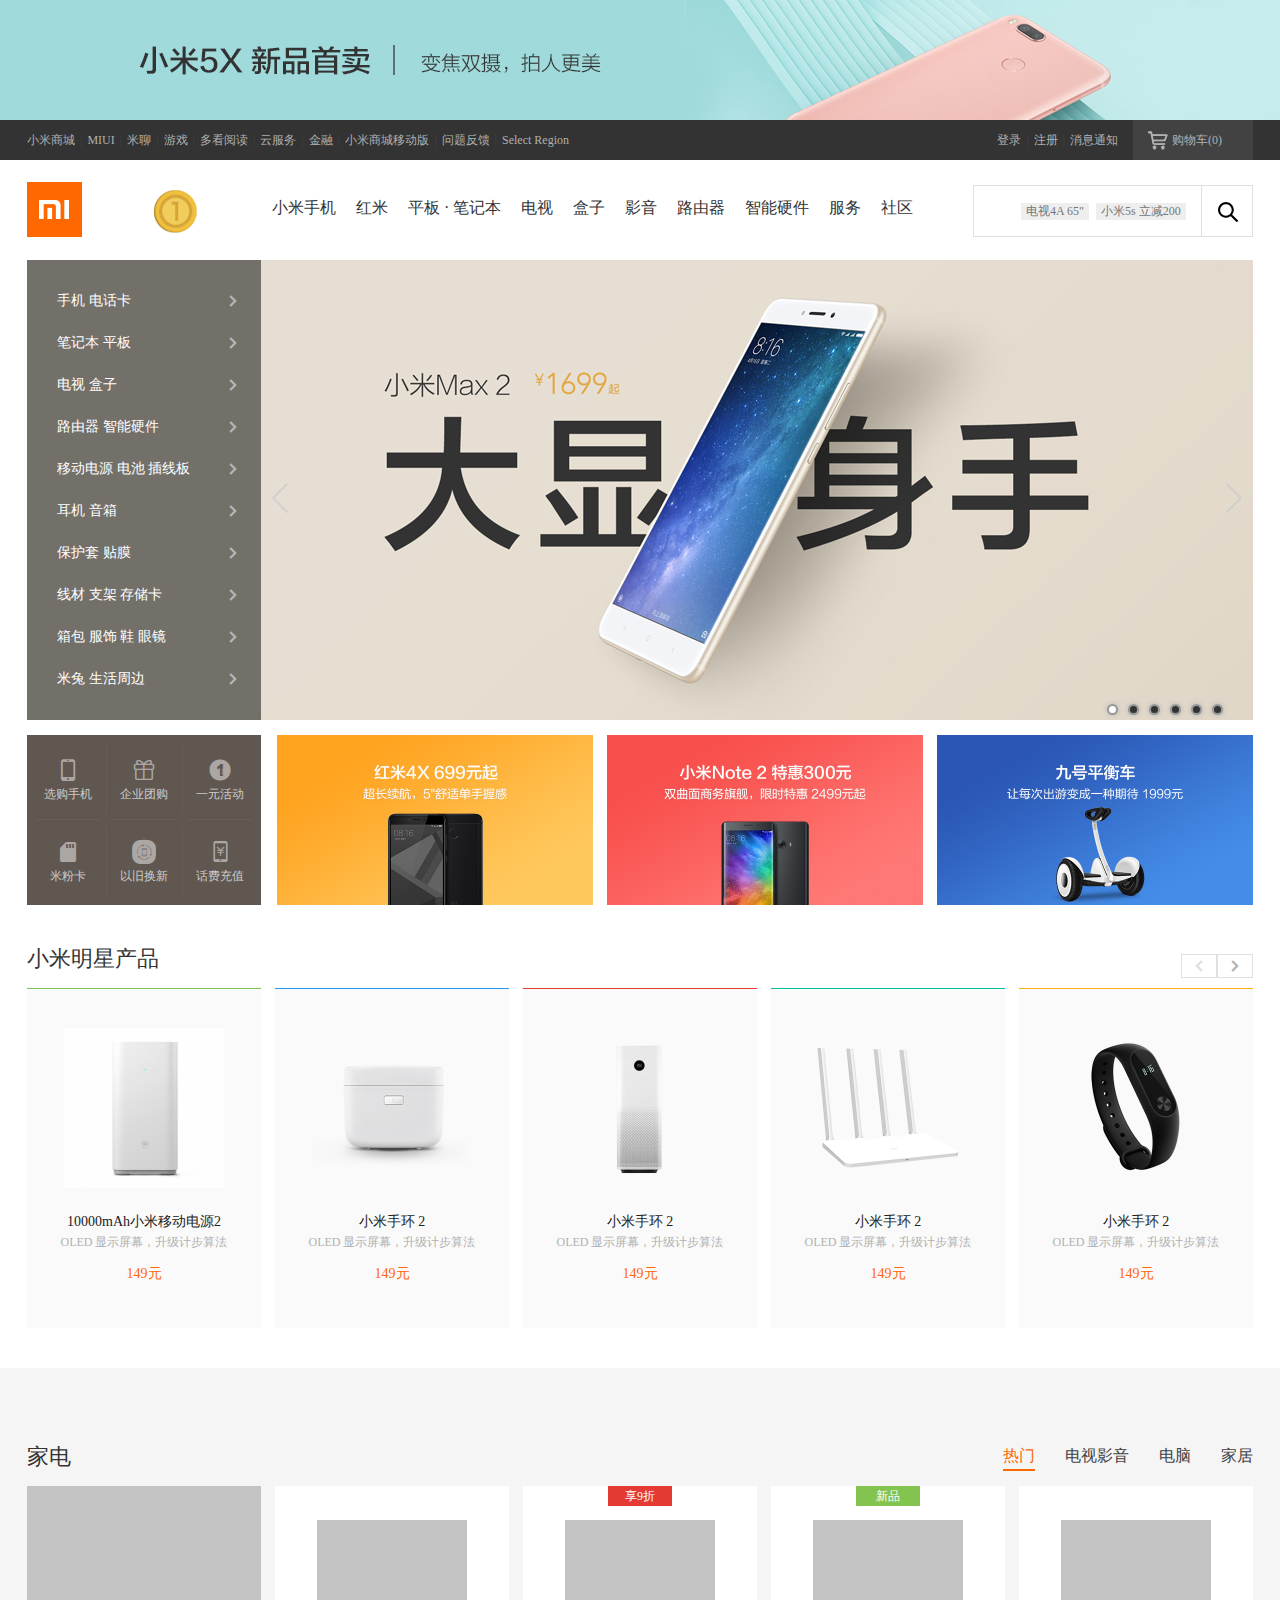
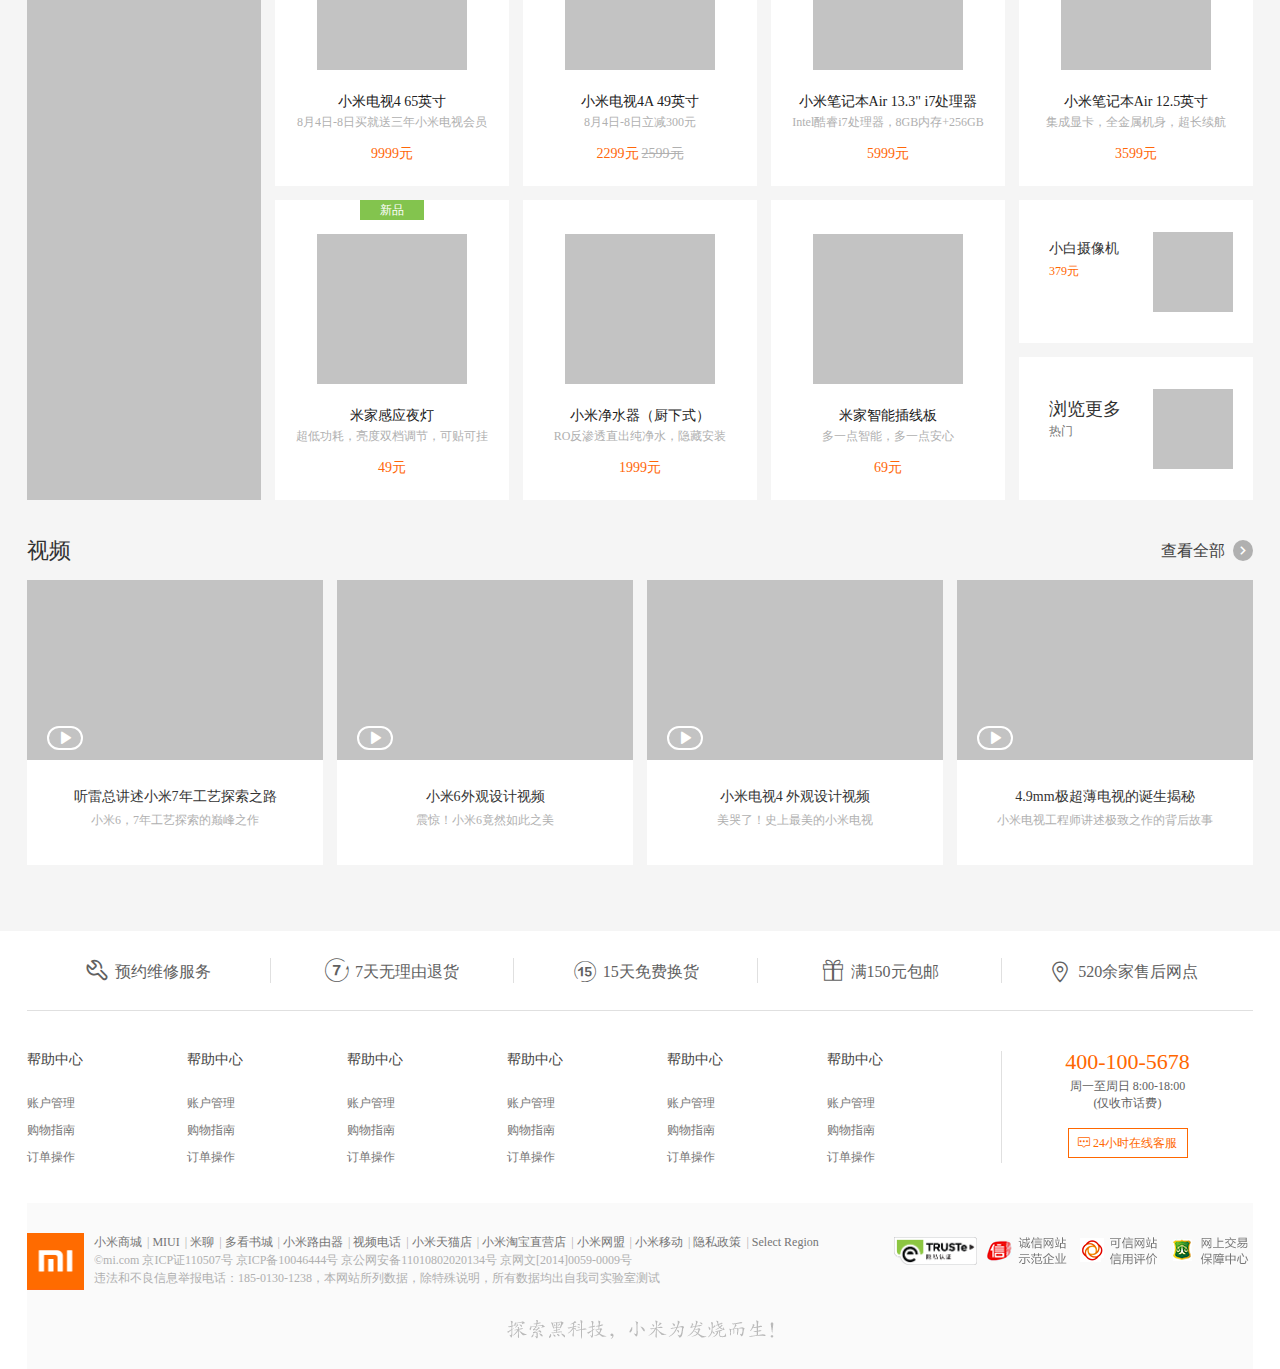
<file: index.html>
<!DOCTYPE html>
<html>

	<head>
		<meta charset="utf-8" />
		<title>小米</title>
		<link rel="stylesheet" href="css/index.css" />
		<link rel="stylesheet" type="text/css" href="css/reset.css" />
		<link rel="stylesheet" type="text/css" href="font_7baupqr8v7czncdi/iconfont.css" />
		<script type="text/javascript" src="js/jquery-1.8.2.min.js"></script>
		<style>
			/*.loading{
				position: fixed;
				z-index: 9999;
				top: 0;
				left: 0;
				width: 100%;
				height: 100%;
				background: #fff;
			}
			.loading .load-pic{
				position: absolute;
				left: 0;
				right: 0;
				top: 0;
				bottom: 0;
				width: 100px;
				height: 100px;
				margin: auto;
				font-size: 30px;
				text-align: center;
				line-height: 100px;
			}
			.load-pic span{
				position: absolute;
				display: block;
				left: 10px;
				top: 10px;
				width: 80px;
				height: 80px;
				border-radius: 50%;
				box-shadow: 0 3px 0 #066;
				-webkit-animation: rotate 1s infinite linear;
				animation: rotate 1s infinite linear;
			}
			@-webkit-keyframes rotate{
				0%{
					-webkit-transform: rotate(0deg);
				}
				100%{
					-webkit-transform: rotate(360deg);
				}
			}
			@keyframes rotate{
				0%{
					transform: rotate(0deg);
				}
				100%{
					transform: rotate(360deg);
				}
			}
			.load-pic b{
				
			}*/
		</style>
		<script>
			//			$(function(){
			//				var img = $('img');
			//				var num=0;
			//				img.each(function(i){
			//					var oImg = new Image();
			//					oImg.onload=function(){
			//						oImg.onload=null;
			//						num++;
			//						$(".loading b").html(parseInt(num/img.length*100)+"%");
			//						if(num>=i){
			//							$(".loading").fadeOut();
			//						}
			//					}
			//					oImg.src=img[i].src;
			//				});
			//			});
		</script>
	</head>

	<body>
		<!--<div class="loading">
			<div class="load-pic">
				<span></span>
				<b>0%</b>
			</div>
		</div>-->
		<div class="top-banner">
			<!--头部banner-->
			<a href="#"></a>
		</div>
		<div class="site-topbar">
			<!--头部上nav-->
			<div class="site-topbar-sec">
				<ul class="s-t-sec-nav1">
					<!--左边nav-->
					<li>
						<a href="#">小米商城</a><span>|</span></li>
					<li>
						<a href="#">MIUI</a><span>|</span></li>
					<li>
						<a href="#">米聊</a><span>|</span></li>
					<li>
						<a href="#">游戏</a><span>|</span></li>
					<li>
						<a href="#">多看阅读</a><span>|</span></li>
					<li>
						<a href="#">云服务</a><span>|</span></li>
					<li>
						<a href="#">金融</a><span>|</span></li>
					<li>
						<a href="#">小米商城移动版</a><span>|</span></li>
					<li>
						<a href="#">问题反馈</a><span>|</span></li>
					<li>
						<a href="#">Select Region</a>
					</li>
				</ul>
				<div class="buycar">
					<!--购物车-->
					<a href="#"><i></i><span>购物车(0)</span></a>
					<div class="buycar-list">
						<div class="buycar-list-one">购物车中还没有商品，赶紧选购吧!</div>
					</div>
				</div>
				<ul class="s-t-sec-nav2">
					<!--右边nav-->
					<li>
						<a href="#">登录</a><span>|</span></li>
					<li>
						<a href="#">注册</a><span>|</span></li>
					<li>
						<a href="#">消息通知</a>
					</li>
				</ul>
			</div>
		</div>
		<div class="site-header">
			<div class="site-header-main">
				<div class="header-logo">
					<a href="#">
						<h1>小米商城</h1></a>
				</div>
				<div class="header-cartoon">
					<img src="img/yiyuanyingbijiben.gif" />
				</div>
				<div class="header-nav">
					<ul class="header-nav-list">
						<li>
							<a href="#" class="main-title">小米手机</a>
							<div class="h_n_l_slide">
								<div class="h_n_l_main">
									<div class="h_n_l_main_sec">
										<ul>
											<li>
												<p><span class="new">新品</span></p>
												<a href="#" class="iphone_pic"><img src="img/xm6-320.png" /></a>
												<a href="#" class="h_n_main_sec_name">小米6</a>
												<span class="price">2499元起</span>
												<div class="jiange"></div>
											</li>
											<li>
												<p><span class="new">新品</span></p>
												<a href="#" class="iphone_pic"><img src="img/xm6-320.png" /></a>
												<a href="#" class="h_n_main_sec_name">小米6</a>
												<span class="price">2499元起</span>
												<div class="jiange"></div>
											</li>
											<li>
												<p><span class="new">新品</span></p>
												<a href="#" class="iphone_pic"><img src="img/xm6-320.png" /></a>
												<a href="#" class="h_n_main_sec_name">小米6</a>
												<span class="price">2499元起</span>
												<div class="jiange"></div>
											</li>
											<li>
												<p><span class="new">下单立减</span></p>
												<a href="#" class="iphone_pic"><img src="img/xm6-320.png" /></a>
												<a href="#" class="h_n_main_sec_name">小米6</a>
												<span class="price">2499元起</span>
												<div class="jiange"></div>
											</li>
											<li>
												<p><span class="new">新品</span></p>
												<a href="#" class="iphone_pic"><img src="img/xm6-320.png" /></a>
												<a href="#" class="h_n_main_sec_name">小米6</a>
												<span class="price">2499元起</span>
												<div class="jiange"></div>
											</li>
											<li>
												<p><span class="new">新品</span></p>
												<a href="#" class="iphone_pic"><img src="img/xm6-320.png" /></a>
												<a href="#" class="h_n_main_sec_name">小米6</a>
												<span class="price">2499元起</span>
											</li>
										</ul>
									</div>
								</div>
							</div>
						</li>
						<li>
							<a href="#" class="main-title">红米</a>
							<div class="h_n_l_slide">
								<div class="h_n_l_main">
									<div class="h_n_l_main_sec">
										<ul>
											<li>
												<p><span class="new">新品</span></p>
												<a href="#" class="iphone_pic"><img src="img/xm6-320.png" /></a>
												<a href="#" class="h_n_main_sec_name">小米6</a>
												<span class="price">2499元起</span>
												<div class="jiange"></div>
											</li>
											<li>
												<p><span class="new">新品</span></p>
												<a href="#" class="iphone_pic"><img src="img/xm6-320.png" /></a>
												<a href="#" class="h_n_main_sec_name">小米6</a>
												<span class="price">2499元起</span>
												<div class="jiange"></div>
											</li>
											<li>
												<p><span class="new">现货</span></p>
												<a href="#" class="iphone_pic"><img src="img/xm6-320.png" /></a>
												<a href="#" class="h_n_main_sec_name">小米6</a>
												<span class="price">2499元起</span>
												<div class="jiange"></div>
											</li>
											<li>
												<p><span class="new">新品</span></p>
												<a href="#" class="iphone_pic"><img src="img/xm6-320.png" /></a>
												<a href="#" class="h_n_main_sec_name">小米6</a>
												<span class="price">2499元起</span>
											</li>
										</ul>
									</div>
								</div>
							</div>
						</li>
						<li>
							<a href="#" class="main-title">平板 · 笔记本</a>
							<div class="h_n_l_slide">
								<div class="h_n_l_main">
									<div class="h_n_l_main_sec">
										<ul>
											<li>
												<p><span class="new">新品</span></p>
												<a href="#" class="iphone_pic"><img src="img/xm6-320.png" /></a>
												<a href="#" class="h_n_main_sec_name">小米6</a>
												<span class="price">2499元起</span>
												<div class="jiange"></div>
											</li>
											<li>
												<p><span class="new">新品</span></p>
												<a href="#" class="iphone_pic"><img src="img/xm6-320.png" /></a>
												<a href="#" class="h_n_main_sec_name">小米6</a>
												<span class="price">2499元起</span>
												<div class="jiange"></div>
											</li>
											<li>
												<p><span class="new">新品</span></p>
												<a href="#" class="iphone_pic"><img src="img/xm6-320.png" /></a>
												<a href="#" class="h_n_main_sec_name">小米6</a>
												<span class="price">2499元起</span>
												<div class="jiange"></div>
											</li>
											<li>
												<p><span class="new">下单立减</span></p>
												<a href="#" class="iphone_pic"><img src="img/xm6-320.png" /></a>
												<a href="#" class="h_n_main_sec_name">小米6</a>
												<span class="price">2499元起</span>
												<div class="jiange"></div>
											</li>
											<li>
												<p><span class="new">现货</span></p>
												<a href="#" class="iphone_pic"><img src="img/xm6-320.png" /></a>
												<a href="#" class="h_n_main_sec_name">小米6</a>
												<span class="price">2499元起</span>
											</li>
										</ul>
									</div>
								</div>
							</div>
						</li>
						<li>
							<a href="#" class="main-title">电视</a>
							<div class="h_n_l_slide">
								<div class="h_n_l_main">
									<div class="h_n_l_main_sec">
										<ul>
											<li>
												<p><span class="new">新品</span></p>
												<a href="#" class="iphone_pic"><img src="img/xm6-320.png" /></a>
												<a href="#" class="h_n_main_sec_name">小米6</a>
												<span class="price">2499元起</span>
												<div class="jiange"></div>
											</li>
											<li>
												<p><span class="new">新品</span></p>
												<a href="#" class="iphone_pic"><img src="img/xm6-320.png" /></a>
												<a href="#" class="h_n_main_sec_name">小米6</a>
												<span class="price">2499元起</span>
											</li>
										</ul>
									</div>
								</div>
							</div>
						</li>
						<li>
							<a href="#" class="main-title">盒子</a>
							<div class="h_n_l_slide">
								<div class="h_n_l_main">
									<div class="h_n_l_main_sec">
										<ul>
											<li>
												<p><span class="new">新品</span></p>
												<a href="#" class="iphone_pic"><img src="img/xm6-320.png" /></a>
												<a href="#" class="h_n_main_sec_name">小米6</a>
												<span class="price">2499元起</span>
												<div class="jiange"></div>
											</li>
											<li>
												<p><span class="new">新品</span></p>
												<a href="#" class="iphone_pic"><img src="img/xm6-320.png" /></a>
												<a href="#" class="h_n_main_sec_name">小米6</a>
												<span class="price">2499元起</span>
												<div class="jiange"></div>
											</li>
											<li>
												<p><span class="new">下单立减</span></p>
												<a href="#" class="iphone_pic"><img src="img/xm6-320.png" /></a>
												<a href="#" class="h_n_main_sec_name">小米6</a>
												<span class="price">2499元起</span>
												<div class="jiange"></div>
											</li>
											<li>
												<p><span class="new">新品</span></p>
												<a href="#" class="iphone_pic"><img src="img/xm6-320.png" /></a>
												<a href="#" class="h_n_main_sec_name">小米6</a>
												<span class="price">2499元起</span>
												<div class="jiange"></div>
											</li>
											<li>
												<p><span class="new">新品</span></p>
												<a href="#" class="iphone_pic"><img src="img/xm6-320.png" /></a>
												<a href="#" class="h_n_main_sec_name">小米6</a>
												<span class="price">2499元起</span>
											</li>
										</ul>
									</div>
								</div>
							</div>
						</li>
						<li>
							<a href="#" class="main-title">影音</a>
							<div class="h_n_l_slide">
								<div class="h_n_l_main">
									<div class="h_n_l_main_sec">
										<ul>
											<li>
												<p><span class="new">新品</span></p>
												<a href="#" class="iphone_pic"><img src="img/xm6-320.png" /></a>
												<a href="#" class="h_n_main_sec_name">小米6</a>
												<span class="price">2499元起</span>
												<div class="jiange"></div>
											</li>
											<li>
												<p><span class="new">现货</span></p>
												<a href="#" class="iphone_pic"><img src="img/xm6-320.png" /></a>
												<a href="#" class="h_n_main_sec_name">小米6</a>
												<span class="price">2499元起</span>
												<div class="jiange"></div>
											</li>
											<li>
												<p><span class="new">新品</span></p>
												<a href="#" class="iphone_pic"><img src="img/xm6-320.png" /></a>
												<a href="#" class="h_n_main_sec_name">小米6</a>
												<span class="price">2499元起</span>
											</li>
										</ul>
									</div>
								</div>
							</div>
						</li>
						<li>
							<a href="#" class="main-title">路由器</a>
							<div class="h_n_l_slide">
								<div class="h_n_l_main">
									<div class="h_n_l_main_sec">
										<ul>
											<li>
												<p><span class="new">新品</span></p>
												<a href="#" class="iphone_pic"><img src="img/xm6-320.png" /></a>
												<a href="#" class="h_n_main_sec_name">小米6</a>
												<span class="price">2499元起</span>
												<div class="jiange"></div>
											</li>
											<li>
												<p><span class="new">新品</span></p>
												<a href="#" class="iphone_pic"><img src="img/xm6-320.png" /></a>
												<a href="#" class="h_n_main_sec_name">小米6</a>
												<span class="price">2499元起</span>
												<div class="jiange"></div>
											</li>
											<li>
												<p><span class="new">下单立减</span></p>
												<a href="#" class="iphone_pic"><img src="img/xm6-320.png" /></a>
												<a href="#" class="h_n_main_sec_name">小米6</a>
												<span class="price">2499元起</span>
												<div class="jiange"></div>
											</li>
											<li>
												<p><span class="new">新品</span></p>
												<a href="#" class="iphone_pic"><img src="img/xm6-320.png" /></a>
												<a href="#" class="h_n_main_sec_name">小米6</a>
												<span class="price">2499元起</span>
											</li>
										</ul>
									</div>
								</div>
							</div>
						</li>
						<li>
							<a href="#" class="main-title">智能硬件</a>
							<div class="h_n_l_slide">
								<div class="h_n_l_main">
									<div class="h_n_l_main_sec">
										<ul>
											<li>
												<p><span class="new">新品</span></p>
												<a href="#" class="iphone_pic"><img src="img/xm6-320.png" /></a>
												<a href="#" class="h_n_main_sec_name">小米6</a>
												<span class="price">2499元起</span>
												<div class="jiange"></div>
											</li>
											<li>
												<p><span class="new">新品</span></p>
												<a href="#" class="iphone_pic"><img src="img/xm6-320.png" /></a>
												<a href="#" class="h_n_main_sec_name">小米6</a>
												<span class="price">2499元起</span>
												<div class="jiange"></div>
											</li>
											<li>
												<p><span class="new">九折优惠</span></p>
												<a href="#" class="iphone_pic"><img src="img/xm6-320.png" /></a>
												<a href="#" class="h_n_main_sec_name">小米6</a>
												<span class="price">2499元起</span>
												<div class="jiange"></div>
											</li>
											<li>
												<p><span class="new">新品</span></p>
												<a href="#" class="iphone_pic"><img src="img/xm6-320.png" /></a>
												<a href="#" class="h_n_main_sec_name">小米6</a>
												<span class="price">2499元起</span>
												<div class="jiange"></div>
											</li>
											<li>
												<p><span class="new">新品</span></p>
												<a href="#" class="iphone_pic"><img src="img/xm6-320.png" /></a>
												<a href="#" class="h_n_main_sec_name">小米6</a>
												<span class="price">2499元起</span>
											</li>
										</ul>
									</div>
								</div>
							</div>
						</li>
						<li>
							<a href="#" class="main-title">服务</a>
						</li>
						<li>
							<a href="#" class="main-title">社区</a>
						</li>
					</ul>
				</div>
				<div class="header-search">
					<input type="text" class="sear-text" />
					<input type="submit" class="sear-click" value="" />
					<a href="#" class="dianshi">电视4A 65"</a>
					<a href="#" class="lijian">小米5s 立减200</a>
					<div class="sear-pic"></div>
					<div class="null"></div>
				</div>
			</div>
		</div>
		<div class="home-hero">
			<div class="home-hero-container">
				<div class="h_h_c_slide1"></div>
				<div class="h_h_c_slide2">
					<ul>
						<li>
							<a href="#" class="a-main">手机 电话卡<span class="iconfont">&#xe6c6;</span></a>
							<div class="li-main three_ul">
								<ul>
									<li>
										<a href="#" class="li-intro"><img src="img/compare.jpg" /><span>小米6</span></a>
										<a class="li-buy">选购</a>
									</li>
									<li>
										<a href="#" class="li-intro"><img src="img/compare.jpg" /><span>小米6</span></a>
										<a class="li-buy">选购</a>
									</li>
									<li>
										<a href="#" class="li-intro"><img src="img/compare.jpg" /><span>小米6</span></a>
										<a class="li-buy">选购</a>
									</li>
									<li>
										<a href="#" class="li-intro"><img src="img/compare.jpg" /><span>小米6</span></a>
										<a class="li-buy">选购</a>
									</li>
									<li>
										<a href="#" class="li-intro"><img src="img/compare.jpg" /><span>小米6</span></a>
										<a class="li-buy">选购</a>
									</li>
									<li>
										<a href="#" class="li-intro"><img src="img/compare.jpg" /><span>小米6</span></a>
										<a class="li-buy">选购</a>
									</li>
								</ul>
								<ul>
									<li>
										<a href="#" class="li-intro"><img src="img/compare.jpg" /><span>小米6</span></a>
										<a class="li-buy">选购</a>
									</li>
									<li>
										<a href="#" class="li-intro"><img src="img/compare.jpg" /><span>小米6</span></a>
										<a class="li-buy">选购</a>
									</li>
									<li>
										<a href="#" class="li-intro"><img src="img/compare.jpg" /><span>小米6</span></a>
										<a class="li-buy">选购</a>
									</li>
									<li>
										<a href="#" class="li-intro"><img src="img/compare.jpg" /><span>小米6</span></a>
										<a class="li-buy">选购</a>
									</li>
									<li>
										<a href="#" class="li-intro"><img src="img/compare.jpg" /><span>小米6</span></a>
										<a class="li-buy">选购</a>
									</li>
									<li>
										<a href="#" class="li-intro"><img src="img/compare.jpg" /><span>小米6</span></a>
										<a class="li-buy">选购</a>
									</li>
								</ul>
								<ul>
									<li>
										<a href="#" class="li-intro"><img src="img/compare.jpg" /><span>小米6</span></a>
									</li>
									<li>
										<a href="#" class="li-intro"><img src="img/compare.jpg" /><span>小米6</span></a>
									</li>
									<li>
										<a href="#" class="li-intro"><img src="img/compare.jpg" /><span>小米6</span></a>
									</li>
								</ul>
							</div>
						</li>
						<li>
							<a href="#" class="a-main">笔记本 平板<span class="iconfont">&#xe6c6;</span></a>
							<div class="li-main two_ul">
								<ul>
									<li>
										<a href="#" class="li-intro"><img src="img/compare.jpg" /><span>小米6</span></a>
										<a class="li-buy">选购</a>
									</li>
									<li>
										<a href="#" class="li-intro"><img src="img/compare.jpg" /><span>小米6</span></a>
										<a class="li-buy">选购</a>
									</li>
									<li>
										<a href="#" class="li-intro"><img src="img/compare.jpg" /><span>小米6</span></a>
										<a class="li-buy">选购</a>
									</li>
									<li>
										<a href="#" class="li-intro"><img src="img/compare.jpg" /><span>小米6</span></a>
										<a class="li-buy">选购</a>
									</li>
									<li>
										<a href="#" class="li-intro"><img src="img/compare.jpg" /><span>小米6</span></a>
										<a class="li-buy">选购</a>
									</li>
									<li>
										<a href="#" class="li-intro"><img src="img/compare.jpg" /><span>小米6</span></a>
										<a class="li-buy">选购</a>
									</li>
								</ul>
								<ul>
									<li>
										<a href="#" class="li-intro"><img src="img/compare.jpg" /><span>小米6</span></a>
									</li>
									<li>
										<a href="#" class="li-intro"><img src="img/compare.jpg" /><span>小米6</span></a>
									</li>
									<li>
										<a href="#" class="li-intro"><img src="img/compare.jpg" /><span>小米6</span></a>
									</li>
									<li>
										<a href="#" class="li-intro"><img src="img/compare.jpg" /><span>小米6</span></a>
									</li>
									<li>
										<a href="#" class="li-intro"><img src="img/compare.jpg" /><span>小米6</span></a>
									</li>
									<li>
										<a href="#" class="li-intro"><img src="img/compare.jpg" /><span>小米6</span></a>
									</li>
								</ul>
							</div>
						</li>
						<li>
							<a href="#" class="a-main">电视 盒子<span class="iconfont">&#xe6c6;</span></a>
							<div class="li-main four_ul">
								<ul>
									<li>
										<a href="#" class="li-intro"><img src="img/compare.jpg" /><span>小米6</span></a>
										<a class="li-buy">选购</a>
									</li>
									<li>
										<a href="#" class="li-intro"><img src="img/compare.jpg" /><span>小米6</span></a>
										<a class="li-buy">选购</a>
									</li>
									<li>
										<a href="#" class="li-intro"><img src="img/compare.jpg" /><span>小米6</span></a>
										<a class="li-buy">选购</a>
									</li>
									<li>
										<a href="#" class="li-intro"><img src="img/compare.jpg" /><span>小米6</span></a>
										<a class="li-buy">选购</a>
									</li>
									<li>
										<a href="#" class="li-intro"><img src="img/compare.jpg" /><span>小米6</span></a>
										<a class="li-buy">选购</a>
									</li>
									<li>
										<a href="#" class="li-intro"><img src="img/compare.jpg" /><span>小米6</span></a>
										<a class="li-buy">选购</a>
									</li>
								</ul>
								<ul>
									<li>
										<a href="#" class="li-intro"><img src="img/compare.jpg" /><span>小米6</span></a>
										<a class="li-buy">选购</a>
									</li>
									<li>
										<a href="#" class="li-intro"><img src="img/compare.jpg" /><span>小米6</span></a>
										<a class="li-buy">选购</a>
									</li>
									<li>
										<a href="#" class="li-intro"><img src="img/compare.jpg" /><span>小米6</span></a>
										<a class="li-buy">选购</a>
									</li>
									<li>
										<a href="#" class="li-intro"><img src="img/compare.jpg" /><span>小米6</span></a>
										<a class="li-buy">选购</a>
									</li>
									<li>
										<a href="#" class="li-intro"><img src="img/compare.jpg" /><span>小米6</span></a>
										<a class="li-buy">选购</a>
									</li>
									<li>
										<a href="#" class="li-intro"><img src="img/compare.jpg" /><span>小米6</span></a>
										<a class="li-buy">选购</a>
									</li>
								</ul>
								<ul>
									<li>
										<a href="#" class="li-intro"><img src="img/compare.jpg" /><span>小米6</span></a>
										<a class="li-buy">选购</a>
									</li>
									<li>
										<a href="#" class="li-intro"><img src="img/compare.jpg" /><span>小米6</span></a>
										<a class="li-buy">选购</a>
									</li>
									<li>
										<a href="#" class="li-intro"><img src="img/compare.jpg" /><span>小米6</span></a>
										<a class="li-buy">选购</a>
									</li>
									<li>
										<a href="#" class="li-intro"><img src="img/compare.jpg" /><span>小米6</span></a>
										<a class="li-buy">选购</a>
									</li>
									<li>
										<a href="#" class="li-intro"><img src="img/compare.jpg" /><span>小米6</span></a>
										<a class="li-buy">选购</a>
									</li>
									<li>
										<a href="#" class="li-intro"><img src="img/compare.jpg" /><span>小米6</span></a>
										<a class="li-buy">选购</a>
									</li>
								</ul>
								<ul>
									<li>
										<a href="#" class="li-intro"><img src="img/compare.jpg" /><span>小米6</span></a>
									</li>
									<li>
										<a href="#" class="li-intro"><img src="img/compare.jpg" /><span>小米6</span></a>
									</li>
									<li>
										<a href="#" class="li-intro"><img src="img/compare.jpg" /><span>小米6</span></a>
									</li>
									<li>
										<a href="#" class="li-intro"><img src="img/compare.jpg" /><span>小米6</span></a>
									</li>
									<li>
										<a href="#" class="li-intro"><img src="img/compare.jpg" /><span>小米6</span></a>
									</li>
									<li>
										<a href="#" class="li-intro"><img src="img/compare.jpg" /><span>小米6</span></a>
									</li>
								</ul>
							</div>
						</li>
						<li>
							<a href="#" class="a-main">路由器 智能硬件<span class="iconfont">&#xe6c6;</span></a>
							<div class="li-main four_ul">
								<ul>
									<li>
										<a href="#" class="li-intro"><img src="img/compare.jpg" /><span>小米6</span></a>
										<a class="li-buy">选购</a>
									</li>
									<li>
										<a href="#" class="li-intro"><img src="img/compare.jpg" /><span>小米6</span></a>
										<a class="li-buy">选购</a>
									</li>
									<li>
										<a href="#" class="li-intro"><img src="img/compare.jpg" /><span>小米6</span></a>
										<a class="li-buy">选购</a>
									</li>
									<li>
										<a href="#" class="li-intro"><img src="img/compare.jpg" /><span>小米6</span></a>
										<a class="li-buy">选购</a>
									</li>
									<li>
										<a href="#" class="li-intro"><img src="img/compare.jpg" /><span>小米6</span></a>
										<a class="li-buy">选购</a>
									</li>
									<li>
										<a href="#" class="li-intro"><img src="img/compare.jpg" /><span>小米6</span></a>
										<a class="li-buy">选购</a>
									</li>
								</ul>
								<ul>
									<li>
										<a href="#" class="li-intro"><img src="img/compare.jpg" /><span>小米6</span></a>
										<a class="li-buy">选购</a>
									</li>
									<li>
										<a href="#" class="li-intro"><img src="img/compare.jpg" /><span>小米6</span></a>
										<a class="li-buy">选购</a>
									</li>
									<li>
										<a href="#" class="li-intro"><img src="img/compare.jpg" /><span>小米6</span></a>
										<a class="li-buy">选购</a>
									</li>
									<li>
										<a href="#" class="li-intro"><img src="img/compare.jpg" /><span>小米6</span></a>
										<a class="li-buy">选购</a>
									</li>
									<li>
										<a href="#" class="li-intro"><img src="img/compare.jpg" /><span>小米6</span></a>
										<a class="li-buy">选购</a>
									</li>
									<li>
										<a href="#" class="li-intro"><img src="img/compare.jpg" /><span>小米6</span></a>
										<a class="li-buy">选购</a>
									</li>
								</ul>
								<ul>
									<li>
										<a href="#" class="li-intro"><img src="img/compare.jpg" /><span>小米6</span></a>
										<a class="li-buy">选购</a>
									</li>
									<li>
										<a href="#" class="li-intro"><img src="img/compare.jpg" /><span>小米6</span></a>
										<a class="li-buy">选购</a>
									</li>
									<li>
										<a href="#" class="li-intro"><img src="img/compare.jpg" /><span>小米6</span></a>
										<a class="li-buy">选购</a>
									</li>
									<li>
										<a href="#" class="li-intro"><img src="img/compare.jpg" /><span>小米6</span></a>
										<a class="li-buy">选购</a>
									</li>
									<li>
										<a href="#" class="li-intro"><img src="img/compare.jpg" /><span>小米6</span></a>
										<a class="li-buy">选购</a>
									</li>
									<li>
										<a href="#" class="li-intro"><img src="img/compare.jpg" /><span>小米6</span></a>
										<a class="li-buy">选购</a>
									</li>
								</ul>
								<ul>
									<li>
										<a href="#" class="li-intro"><img src="img/compare.jpg" /><span>小米6</span></a>
									</li>
									<li>
										<a href="#" class="li-intro"><img src="img/compare.jpg" /><span>小米6</span></a>
									</li>
									<li>
										<a href="#" class="li-intro"><img src="img/compare.jpg" /><span>小米6</span></a>
									</li>
									<li>
										<a href="#" class="li-intro"><img src="img/compare.jpg" /><span>小米6</span></a>
									</li>
									<li>
										<a href="#" class="li-intro"><img src="img/compare.jpg" /><span>小米6</span></a>
									</li>
									<li>
										<a href="#" class="li-intro"><img src="img/compare.jpg" /><span>小米6</span></a>
									</li>
								</ul>
							</div>
						</li>
						<li>
							<a href="#" class="a-main">移动电源 电池 插线板<span class="iconfont">&#xe6c6;</span></a>
							<div class="li-main two_ul">
								<ul>
									<li>
										<a href="#" class="li-intro"><img src="img/compare.jpg" /><span>小米6</span></a>
										<a class="li-buy">选购</a>
									</li>
									<li>
										<a href="#" class="li-intro"><img src="img/compare.jpg" /><span>小米6</span></a>
										<a class="li-buy">选购</a>
									</li>
									<li>
										<a href="#" class="li-intro"><img src="img/compare.jpg" /><span>小米6</span></a>
										<a class="li-buy">选购</a>
									</li>
									<li>
										<a href="#" class="li-intro"><img src="img/compare.jpg" /><span>小米6</span></a>
										<a class="li-buy">选购</a>
									</li>
									<li>
										<a href="#" class="li-intro"><img src="img/compare.jpg" /><span>小米6</span></a>
										<a class="li-buy">选购</a>
									</li>
									<li>
										<a href="#" class="li-intro"><img src="img/compare.jpg" /><span>小米6</span></a>
										<a class="li-buy">选购</a>
									</li>
								</ul>
								<ul>
									<li>
										<a href="#" class="li-intro"><img src="img/compare.jpg" /><span>小米6</span></a>
									</li>
									<li>
										<a href="#" class="li-intro"><img src="img/compare.jpg" /><span>小米6</span></a>
									</li>
									<li>
										<a href="#" class="li-intro"><img src="img/compare.jpg" /><span>小米6</span></a>
									</li>
									<li>
										<a href="#" class="li-intro"><img src="img/compare.jpg" /><span>小米6</span></a>
									</li>
									<li>
										<a href="#" class="li-intro"><img src="img/compare.jpg" /><span>小米6</span></a>
									</li>
									<li>
										<a href="#" class="li-intro"><img src="img/compare.jpg" /><span>小米6</span></a>
									</li>
								</ul>
							</div>
						</li>
						<li>
							<a href="#" class="a-main">耳机 音箱<span class="iconfont">&#xe6c6;</span></a>
							<div class="li-main four_ul">
								<ul>
									<li>
										<a href="#" class="li-intro"><img src="img/compare.jpg" /><span>小米6</span></a>
										<a class="li-buy">选购</a>
									</li>
									<li>
										<a href="#" class="li-intro"><img src="img/compare.jpg" /><span>小米6</span></a>
										<a class="li-buy">选购</a>
									</li>
									<li>
										<a href="#" class="li-intro"><img src="img/compare.jpg" /><span>小米6</span></a>
										<a class="li-buy">选购</a>
									</li>
									<li>
										<a href="#" class="li-intro"><img src="img/compare.jpg" /><span>小米6</span></a>
										<a class="li-buy">选购</a>
									</li>
									<li>
										<a href="#" class="li-intro"><img src="img/compare.jpg" /><span>小米6</span></a>
										<a class="li-buy">选购</a>
									</li>
									<li>
										<a href="#" class="li-intro"><img src="img/compare.jpg" /><span>小米6</span></a>
										<a class="li-buy">选购</a>
									</li>
								</ul>
								<ul>
									<li>
										<a href="#" class="li-intro"><img src="img/compare.jpg" /><span>小米6</span></a>
										<a class="li-buy">选购</a>
									</li>
									<li>
										<a href="#" class="li-intro"><img src="img/compare.jpg" /><span>小米6</span></a>
										<a class="li-buy">选购</a>
									</li>
									<li>
										<a href="#" class="li-intro"><img src="img/compare.jpg" /><span>小米6</span></a>
										<a class="li-buy">选购</a>
									</li>
									<li>
										<a href="#" class="li-intro"><img src="img/compare.jpg" /><span>小米6</span></a>
										<a class="li-buy">选购</a>
									</li>
									<li>
										<a href="#" class="li-intro"><img src="img/compare.jpg" /><span>小米6</span></a>
										<a class="li-buy">选购</a>
									</li>
									<li>
										<a href="#" class="li-intro"><img src="img/compare.jpg" /><span>小米6</span></a>
										<a class="li-buy">选购</a>
									</li>
								</ul>
								<ul>
									<li>
										<a href="#" class="li-intro"><img src="img/compare.jpg" /><span>小米6</span></a>
										<a class="li-buy">选购</a>
									</li>
									<li>
										<a href="#" class="li-intro"><img src="img/compare.jpg" /><span>小米6</span></a>
										<a class="li-buy">选购</a>
									</li>
									<li>
										<a href="#" class="li-intro"><img src="img/compare.jpg" /><span>小米6</span></a>
										<a class="li-buy">选购</a>
									</li>
									<li>
										<a href="#" class="li-intro"><img src="img/compare.jpg" /><span>小米6</span></a>
										<a class="li-buy">选购</a>
									</li>
									<li>
										<a href="#" class="li-intro"><img src="img/compare.jpg" /><span>小米6</span></a>
										<a class="li-buy">选购</a>
									</li>
									<li>
										<a href="#" class="li-intro"><img src="img/compare.jpg" /><span>小米6</span></a>
										<a class="li-buy">选购</a>
									</li>
								</ul>
								<ul>
									<li>
										<a href="#" class="li-intro"><img src="img/compare.jpg" /><span>小米6</span></a>
									</li>
									<li>
										<a href="#" class="li-intro"><img src="img/compare.jpg" /><span>小米6</span></a>
									</li>
									<li>
										<a href="#" class="li-intro"><img src="img/compare.jpg" /><span>小米6</span></a>
									</li>
									<li>
										<a href="#" class="li-intro"><img src="img/compare.jpg" /><span>小米6</span></a>
									</li>
								</ul>
							</div>
						</li>
						<li>
							<a href="#" class="a-main">保护套 贴膜<span class="iconfont">&#xe6c6;</span></a>
							<div class="li-main">
								<ul>
									<li>
										<a href="#" class="li-intro"><img src="img/compare.jpg" /><span>小米6</span></a>
									</li>
									<li>
										<a href="#" class="li-intro"><img src="img/compare.jpg" /><span>小米6</span></a>
									</li>
									<li>
										<a href="#" class="li-intro"><img src="img/compare.jpg" /><span>小米6</span></a>
									</li>
									<li>
										<a href="#" class="li-intro"><img src="img/compare.jpg" /><span>小米6</span></a>
									</li>
									<li>
										<a href="#" class="li-intro"><img src="img/compare.jpg" /><span>小米6</span></a>
									</li>
									<li>
										<a href="#" class="li-intro"><img src="img/compare.jpg" /><span>小米6</span></a>
									</li>
								</ul>
							</div>
						</li>
						<li>
							<a href="#" class="a-main">线材 支架 存储卡<span class="iconfont">&#xe6c6;</span></a>
							<div class="li-main">
								<ul>
									<li>
										<a href="#" class="li-intro"><img src="img/compare.jpg" /><span>小米6</span></a>
									</li>
									<li>
										<a href="#" class="li-intro"><img src="img/compare.jpg" /><span>小米6</span></a>
									</li>
									<li>
										<a href="#" class="li-intro"><img src="img/compare.jpg" /><span>小米6</span></a>
									</li>
									<li>
										<a href="#" class="li-intro"><img src="img/compare.jpg" /><span>小米6</span></a>
									</li>
									<li>
										<a href="#" class="li-intro"><img src="img/compare.jpg" /><span>小米6</span></a>
									</li>
									<li>
										<a href="#" class="li-intro"><img src="img/compare.jpg" /><span>小米6</span></a>
									</li>
								</ul>
							</div>
						</li>
						<li>
							<a href="#" class="a-main">箱包 服饰 鞋 眼镜<span class="iconfont">&#xe6c6;</span></a>
							<div class="li-main">
								<ul>
									<li>
										<a href="#" class="li-intro"><img src="img/compare.jpg" /><span>小米6</span></a>
									</li>
									<li>
										<a href="#" class="li-intro"><img src="img/compare.jpg" /><span>小米6</span></a>
									</li>
									<li>
										<a href="#" class="li-intro"><img src="img/compare.jpg" /><span>小米6</span></a>
									</li>
									<li>
										<a href="#" class="li-intro"><img src="img/compare.jpg" /><span>小米6</span></a>
									</li>
									<li>
										<a href="#" class="li-intro"><img src="img/compare.jpg" /><span>小米6</span></a>
									</li>
									<li>
										<a href="#" class="li-intro"><img src="img/compare.jpg" /><span>小米6</span></a>
									</li>
								</ul>
							</div>
						</li>
						<li>
							<a href="#" class="a-main">米兔 生活周边<span class="iconfont">&#xe6c6;</span></a>
							<div class="li-main">
								<ul>
									<li>
										<a href="#" class="li-intro"><img src="img/compare.jpg" /><span>小米6</span></a>
									</li>
									<li>
										<a href="#" class="li-intro"><img src="img/compare.jpg" /><span>小米6</span></a>
									</li>
									<li>
										<a href="#" class="li-intro"><img src="img/compare.jpg" /><span>小米6</span></a>
									</li>
									<li>
										<a href="#" class="li-intro"><img src="img/compare.jpg" /><span>小米6</span></a>
									</li>
									<li>
										<a href="#" class="li-intro"><img src="img/compare.jpg" /><span>小米6</span></a>
									</li>
									<li>
										<a href="#" class="li-intro"><img src="img/compare.jpg" /><span>小米6</span></a>
									</li>
								</ul>
							</div>
						</li>
					</ul>
				</div>
				<div class="h_h_c_banner">
					<ul>
						<li style="display: block;">
							<a href="#"><img src="img/xmad_15015531632462_fzVPc.jpg" /></a>
						</li>
						<li>
							<a href="#"><img src="img/xmad_14962272866071_icARd.jpg" /></a>
						</li>
						<li>
							<a href="#"><img src="img/xmad_1501595472423_GLsdv.jpg" /></a>
						</li>
						<li>
							<a href="#"><img src="img/5753d5e0-a89b-4a8b-ab00-a42eb66eb6f5.jpg" /></a>
						</li>
						<li>
							<a href="#"><img src="img/xmad_14954204563199_hUckQ.jpg" /></a>
						</li>
						<li>
							<a href="#"><img src="img/xmad_15015014061865_ZxepC.jpg" /></a>
						</li>
					</ul>
				</div>
				<div class="h_h_c_bannerlist">
					<ul>
						<li class="act"></li>
						<li></li>
						<li></li>
						<li></li>
						<li></li>
						<li></li>
					</ul>
				</div>
				<div class="h_h_c_leftbtn"></div>
				<div class="h_h_c_rightbtn"></div>
			</div>
			<div class="home-hero-bottom">
				<div class="h_h_b-one">
					<ul>
						<li>
							<a href="#"><i class="iconfont">&#xe7d3;</i>选购手机</a>
						</li>
						<li>
							<a href="#"><i class="iconfont">&#xe600;</i>企业团购</a>
							<div class="shu"></div>
						</li>
						<li>
							<a href="#"><i class="iconfont">&#xe608;</i>一元活动</a>
							<div class="shu"></div>
						</li>
						<li>
							<a href="#"><i class="iconfont">&#xe6ee;</i>米粉卡</a>
							<div class="heng"></div>
						</li>
						<li>
							<a href="#"><i class="iconfont">&#xe603;</i>以旧换新</a>
							<div class="heng"></div>
							<div class="shu"></div>
						</li>
						<li>
							<a href="#"><i class="iconfont">&#xe60f;</i>话费充值</a>
							<div class="heng"></div>
							<div class="shu"></div>
						</li>
					</ul>
				</div>
				<div class="h_h_b-two">
					<ul>
						<li><img src="img/f2f341ee-def8-4001-97c5-f828f30eb3f4.jpg" /></li>
						<li><img src="img/xmad_14984572731273_CcmqE.jpg" /></li>
						<li><img src="img/xmad_14977951260311_AlzsH.jpg" /></li>
					</ul>
				</div>
				<div class="clear"></div>
			</div>
		</div>
		<div class="star-product">
			<div class="star-product-top">
				<h2>小米明星产品</h2>
				<div class="right-more">
					<div class=" icon-normal-right iconfont icon-act">&#xe6c6;</div>
					<div class="icon-normal-left iconfont">&#xe6c7;</div>
				</div>
				<div style="clear: both;"></div>
			</div>
			<div class="star-product-main">
				<div class="star-product-main-box">
					<ul>
						<li class="border-top-color1">
							<a href="#" class="star-product-main-pic"><img src="img/T1hMK_BjEv1RXrhCrK!220x220.jpg" /></a>
							<a href="#" class="product-name">10000mAh小米移动电源2</a>
							<p class="product-name-text">OLED 显示屏幕，升级计步算法</p>
							<span class="product-price">149元</span>
						</li>
						<li class="border-top-color2">
							<a href="#" class="star-product-main-pic"><img src="img/T1ZYC_BjWv1RXrhCrK.jpg" /></a>
							<a href="#" class="product-name">小米手环 2</a>
							<p class="product-name-text">OLED 显示屏幕，升级计步算法</p>
							<span class="product-price">149元</span>
						</li>
						<li class="border-top-color3">
							<a href="#" class="star-product-main-pic"><img src="img/xmad_14972549116226_tZpod.png" /></a>
							<a href="#" class="product-name">小米手环 2</a>
							<p class="product-name-text">OLED 显示屏幕，升级计步算法</p>
							<span class="product-price">149元</span>
						</li>
						<li class="border-top-color4">
							<a href="#" class="star-product-main-pic"><img src="img/de35852a-1be5-4ef5-846f-dcdd2efcfea6.png" /></a>
							<a href="#" class="product-name">小米手环 2</a>
							<p class="product-name-text">OLED 显示屏幕，升级计步算法</p>
							<span class="product-price">149元</span>
						</li>
						<li class="border-top-color5">
							<a href="#" class="star-product-main-pic"><img src="img/6ef55907-bbed-49be-a2bb-be0821b5f7b8.png" /></a>
							<a href="#" class="product-name">小米手环 2</a>
							<p class="product-name-text">OLED 显示屏幕，升级计步算法</p>
							<span class="product-price">149元</span>
						</li>
						<li class="border-top-color1">
							<a href="#" class="star-product-main-pic"><img src="img/T1hMK_BjEv1RXrhCrK!220x220.jpg" /></a>
							<a href="#" class="product-name">10000mAh小米移动电源2</a>
							<p class="product-name-text">OLED 显示屏幕，升级计步算法</p>
							<span class="product-price">149元</span>
						</li>
						<li class="border-top-color2">
							<a href="#" class="star-product-main-pic"><img src="img/T1ZYC_BjWv1RXrhCrK.jpg" /></a>
							<a href="#" class="product-name">小米手环 2</a>
							<p class="product-name-text">OLED 显示屏幕，升级计步算法</p>
							<span class="product-price">149元</span>
						</li>
						<li class="border-top-color3">
							<a href="#" class="star-product-main-pic"><img src="img/xmad_14972549116226_tZpod.png" /></a>
							<a href="#" class="product-name">小米手环 2</a>
							<p class="product-name-text">OLED 显示屏幕，升级计步算法</p>
							<span class="product-price">149元</span>
						</li>
						<li class="border-top-color4">
							<a href="#" class="star-product-main-pic"><img src="img/de35852a-1be5-4ef5-846f-dcdd2efcfea6.png" /></a>
							<a href="#" class="product-name">小米手环 2</a>
							<p class="product-name-text">OLED 显示屏幕，升级计步算法</p>
							<span class="product-price">149元</span>
						</li>
						<li class="border-top-color5">
							<a href="#" class="star-product-main-pic"><img src="img/6ef55907-bbed-49be-a2bb-be0821b5f7b8.png" /></a>
							<a href="#" class="product-name">小米手环 2</a>
							<p class="product-name-text">OLED 显示屏幕，升级计步算法</p>
							<span class="product-price">149元</span>
						</li>
					</ul>
				</div>
			</div>
		</div>
		<div class="product-classify">
			<div class="household">
				<div class="household-top">
					<h2>家电</h2>
					<div class="household-top-right">
						<a href="#" class="household-top-right-a household-top-right-act">热门</a>
						<a href="#" class="household-top-right-a ">电视影音</a>
						<a href="#" class="household-top-right-a ">电脑</a>
						<a href="#" class="household-top-right-a ">家居</a>
					</div>
					<div style="clear: both;"></div>
				</div>
				<div class="household-left">
					<a href="#"><img data-original="img/xmad_15021565964847_WSbuZ.jpg"  class="lazy"/></a>
				</div>
				<div class="household-right">
					<ul class="household-right-block">
						<li>
							<a href="#" class="household-right-pic"><img data-original="img/pms_1495074053.84174465!220x220.jpg" class="lazy" /></a>
							<a class="household-right-name">小米电视4 65英寸</a>
							<p class="product-name-text">8月4日-8日买就送三年小米电视会员</p>
							<span class="product-price">9999元</span>
						</li>
						<li>
							<span class="sale">享9折</span>
							<a href="#" class="household-right-pic"><img data-original="img/pms_1490077454.46128587!220x220.png" class="lazy" /></a>
							<a class="household-right-name">小米电视4A 49英寸</a>
							<p class="product-name-text">8月4日-8日立减300元</p>
							<span class="product-price">2299元</span><span class="old-price">2599元</span>
							<div class="hidden-text">
								<a href="#">
									<span class="review">刚刚拿到手，因为房子还没装好，所以暂时看不了，不过感...</span>
									<span class="author"> 来自于 朱业茂 的评价 </span>
								</a>
							</div>
						</li>
						<li>
							<span class="new-product">新品</span>
							<a href="#" class="household-right-pic"><img data-original="img/pms_1499138177.54329452!220x220.jpg" class="lazy" /></a>
							<a class="household-right-name">小米笔记本Air 13.3" i7处理器</a>
							<p class="product-name-text">Intel酷睿i7处理器，8GB内存+256GB</p>
							<span class="product-price">5999元</span>
							<div class="hidden-text">
								<a href="#">
									<span class="review">刚刚拿到手，因为房子还没装好，所以暂时看不了，不过感...</span>
									<span class="author"> 来自于 朱业茂 的评价 </span>
								</a>
							</div>
						</li>
						<li>
							<a href="#" class="household-right-pic"><img data-original="img/pms_1490604824.19051012!220x220.jpg" class="lazy" /></a>
							<a class="household-right-name">小米笔记本Air 12.5英寸</a>
							<p class="product-name-text">集成显卡，全金属机身，超长续航</p>
							<span class="product-price">3599元</span>
							<div class="hidden-text">
								<a href="#">
									<span class="review">刚刚拿到手，因为房子还没装好，所以暂时看不了，不过感...</span>
									<span class="author"> 来自于 朱业茂 的评价 </span>
								</a>
							</div>
						</li>
						<li>
							<span class="new-product">新品</span>
							<a href="#" class="household-right-pic"><img data-original="img/pms_1500278194.46038854!220x220.jpg" class="lazy" /></a>
							<a class="household-right-name">米家感应夜灯</a>
							<p class="product-name-text">超低功耗，亮度双档调节，可贴可挂​</p>
							<span class="product-price">49元</span>
							<div class="hidden-text">
								<a href="#">
									<span class="review">刚刚拿到手，因为房子还没装好，所以暂时看不了，不过感...</span>
									<span class="author"> 来自于 朱业茂 的评价 </span>
								</a>
							</div>
						</li>
						<li>
							<a href="#" class="household-right-pic"><img data-original="img/T1hMK_BjEv1RXrhCrK!220x220.jpg" class="lazy" /></a>
							<a class="household-right-name">小米净水器（厨下式）</a>
							<p class="product-name-text">RO反渗透直出纯净水，隐藏安装</p>
							<span class="product-price">1999元</span>
							<div class="hidden-text">
								<a href="#">
									<span class="review">刚刚拿到手，因为房子还没装好，所以暂时看不了，不过感...</span>
									<span class="author"> 来自于 朱业茂 的评价 </span>
								</a>
							</div>
						</li>
						<li>
							<a href="#" class="household-right-pic"><img data-original="img/pms_1492411196.76294034!220x220.jpg" class="lazy" /></a>
							<a class="household-right-name">米家智能插线板</a>
							<p class="product-name-text">多一点智能，多一点安心</p>
							<span class="product-price">69元</span>
							<div class="hidden-text">
								<a href="#">
									<span class="review">刚刚拿到手，因为房子还没装好，所以暂时看不了，不过感...</span>
									<span class="author"> 来自于 朱业茂 的评价 </span>
								</a>
							</div>
						</li>
						<li class="last-li">
							<a href="#"><img data-original="img/pms_1468806372.46368911!220x220.jpg" class="lazy" /></a>
							<a class="household-right-name">小白摄像机</a>
							<span class="product-price">379元</span>
						</li>
						<li class="last-li">
							<a href="#"><img data-original="img/tomore.png" class="lazy" /></a>
							<a class="household-right-more">浏览更多</a>
							<span class="hot-product">热门</span>
						</li>
					</ul>
					<ul>
						<li>
							<a href="#" class="household-right-pic"><img src="img/pms_1495074053.84174465!220x220.jpg" /></a>
							<a class="household-right-name">小米电视4 65英寸</a>
							<p class="product-name-text">8月4日-8日买就送三年小米电视会员</p>
							<span class="product-price">9999元</span>
						</li>
						<li>
							<span class="new-product">新品</span>
							<a href="#" class="household-right-pic"><img src="img/pms_1499138177.54329452!220x220.jpg" /></a>
							<a class="household-right-name">小米笔记本Air 13.3" i7处理器</a>
							<p class="product-name-text">Intel酷睿i7处理器，8GB内存+256GB</p>
							<span class="product-price">5999元</span>
							<div class="hidden-text">
								<a href="#">
									<span class="review">刚刚拿到手，因为房子还没装好，所以暂时看不了，不过感...</span>
									<span class="author"> 来自于 朱业茂 的评价 </span>
								</a>
							</div>
						</li>
						<li>
							<span class="sale">享9折</span>
							<a href="#" class="household-right-pic"><img src="img/pms_1490077454.46128587!220x220.png" /></a>
							<a class="household-right-name">小米电视4A 49英寸</a>
							<p class="product-name-text">8月4日-8日立减300元</p>
							<span class="product-price">2299元</span><span class="old-price">2599元</span>
							<div class="hidden-text">
								<a href="#">
									<span class="review">刚刚拿到手，因为房子还没装好，所以暂时看不了，不过感...</span>
									<span class="author"> 来自于 朱业茂 的评价 </span>
								</a>
							</div>
						</li>
						<li>
							<a href="#" class="household-right-pic"><img src="img/pms_1490604824.19051012!220x220.jpg" /></a>
							<a class="household-right-name">小米笔记本Air 12.5英寸</a>
							<p class="product-name-text">集成显卡，全金属机身，超长续航</p>
							<span class="product-price">3599元</span>
							<div class="hidden-text">
								<a href="#">
									<span class="review">刚刚拿到手，因为房子还没装好，所以暂时看不了，不过感...</span>
									<span class="author"> 来自于 朱业茂 的评价 </span>
								</a>
							</div>
						</li>
						<li>
							<span class="new-product">新品</span>
							<a href="#" class="household-right-pic"><img src="img/pms_1500278194.46038854!220x220.jpg"/></a>
							<a class="household-right-name">米家感应夜灯</a>
							<p class="product-name-text">超低功耗，亮度双档调节，可贴可挂​</p>
							<span class="product-price">49元</span>
							<div class="hidden-text">
								<a href="#">
									<span class="review">刚刚拿到手，因为房子还没装好，所以暂时看不了，不过感...</span>
									<span class="author"> 来自于 朱业茂 的评价 </span>
								</a>
							</div>
						</li>
						<li>
							<a href="#" class="household-right-pic"><img src="img/T1hMK_BjEv1RXrhCrK!220x220.jpg" /></a>
							<a class="household-right-name">小米净水器（厨下式）</a>
							<p class="product-name-text">RO反渗透直出纯净水，隐藏安装</p>
							<span class="product-price">1999元</span>
							<div class="hidden-text">
								<a href="#">
									<span class="review">刚刚拿到手，因为房子还没装好，所以暂时看不了，不过感...</span>
									<span class="author"> 来自于 朱业茂 的评价 </span>
								</a>
							</div>
						</li>
						<li>
							<a href="#" class="household-right-pic"><img src="img/pms_1492411196.76294034!220x220.jpg" /></a>
							<a class="household-right-name">米家智能插线板</a>
							<p class="product-name-text">多一点智能，多一点安心</p>
							<span class="product-price">69元</span>
							<div class="hidden-text">
								<a href="#">
									<span class="review">刚刚拿到手，因为房子还没装好，所以暂时看不了，不过感...</span>
									<span class="author"> 来自于 朱业茂 的评价 </span>
								</a>
							</div>
						</li>
						<li class="last-li">
							<a href="#"><img src="img/pms_1468806372.46368911!220x220.jpg"/></a>
							<a class="household-right-name">小白摄像机</a>
							<span class="product-price">379元</span>
						</li>
						<li class="last-li">
							<a href="#"><img src="img/tomore.png" /></a>
							<a class="household-right-more">浏览更多</a>
							<span class="hot-product">热门</span>
						</li>
					</ul>
					<ul>
						<li>
							<a href="#" class="household-right-pic"><img src="img/pms_1495074053.84174465!220x220.jpg"/></a>
							<a class="household-right-name">小米电视4 65英寸</a>
							<p class="product-name-text">8月4日-8日买就送三年小米电视会员</p>
							<span class="product-price">9999元</span>
						</li>
						<li>
							<span class="sale">享9折</span>
							<a href="#" class="household-right-pic"><img src="img/pms_1490077454.46128587!220x220.png" /></a>
							<a class="household-right-name">小米电视4A 49英寸</a>
							<p class="product-name-text">8月4日-8日立减300元</p>
							<span class="product-price">2299元</span><span class="old-price">2599元</span>
							<div class="hidden-text">
								<a href="#">
									<span class="review">刚刚拿到手，因为房子还没装好，所以暂时看不了，不过感...</span>
									<span class="author"> 来自于 朱业茂 的评价 </span>
								</a>
							</div>
						</li>
						<li>
							<a href="#" class="household-right-pic"><img src="img/pms_1490604824.19051012!220x220.jpg" /></a>
							<a class="household-right-name">小米笔记本Air 12.5英寸</a>
							<p class="product-name-text">集成显卡，全金属机身，超长续航</p>
							<span class="product-price">3599元</span>
							<div class="hidden-text">
								<a href="#">
									<span class="review">刚刚拿到手，因为房子还没装好，所以暂时看不了，不过感...</span>
									<span class="author"> 来自于 朱业茂 的评价 </span>
								</a>
							</div>
						</li>
						<li>
							<span class="new-product">新品</span>
							<a href="#" class="household-right-pic"><img src="img/pms_1499138177.54329452!220x220.jpg" /></a>
							<a class="household-right-name">小米笔记本Air 13.3" i7处理器</a>
							<p class="product-name-text">Intel酷睿i7处理器，8GB内存+256GB</p>
							<span class="product-price">5999元</span>
							<div class="hidden-text">
								<a href="#">
									<span class="review">刚刚拿到手，因为房子还没装好，所以暂时看不了，不过感...</span>
									<span class="author"> 来自于 朱业茂 的评价 </span>
								</a>
							</div>
						</li>
						<li>
							<span class="new-product">新品</span>
							<a href="#" class="household-right-pic"><img src="img/pms_1500278194.46038854!220x220.jpg" /></a>
							<a class="household-right-name">米家感应夜灯</a>
							<p class="product-name-text">超低功耗，亮度双档调节，可贴可挂​</p>
							<span class="product-price">49元</span>
							<div class="hidden-text">
								<a href="#">
									<span class="review">刚刚拿到手，因为房子还没装好，所以暂时看不了，不过感...</span>
									<span class="author"> 来自于 朱业茂 的评价 </span>
								</a>
							</div>
						</li>
						<li>
							<a href="#" class="household-right-pic"><img src="img/T1hMK_BjEv1RXrhCrK!220x220.jpg" /></a>
							<a class="household-right-name">小米净水器（厨下式）</a>
							<p class="product-name-text">RO反渗透直出纯净水，隐藏安装</p>
							<span class="product-price">1999元</span>
							<div class="hidden-text">
								<a href="#">
									<span class="review">刚刚拿到手，因为房子还没装好，所以暂时看不了，不过感...</span>
									<span class="author"> 来自于 朱业茂 的评价 </span>
								</a>
							</div>
						</li>
						<li>
							<a href="#" class="household-right-pic"><img src="img/pms_1492411196.76294034!220x220.jpg" /></a>
							<a class="household-right-name">米家智能插线板</a>
							<p class="product-name-text">多一点智能，多一点安心</p>
							<span class="product-price">69元</span>
							<div class="hidden-text">
								<a href="#">
									<span class="review">刚刚拿到手，因为房子还没装好，所以暂时看不了，不过感...</span>
									<span class="author"> 来自于 朱业茂 的评价 </span>
								</a>
							</div>
						</li>
						<li class="last-li">
							<a href="#"><img src="img/pms_1468806372.46368911!220x220.jpg" /></a>
							<a class="household-right-name">小白摄像机</a>
							<span class="product-price">379元</span>
						</li>
						<li class="last-li">
							<a href="#"><img src="img/tomore.png"/></a>
							<a class="household-right-more">浏览更多</a>
							<span class="hot-product">热门</span>
						</li>
					</ul>
					<ul>
						<li>
							<span class="sale">享9折</span>
							<a href="#" class="household-right-pic"><img src="img/pms_1490077454.46128587!220x220.png" /></a>
							<a class="household-right-name">小米电视4A 49英寸</a>
							<p class="product-name-text">8月4日-8日立减300元</p>
							<span class="product-price">2299元</span><span class="old-price">2599元</span>
							<div class="hidden-text">
								<a href="#">
									<span class="review">刚刚拿到手，因为房子还没装好，所以暂时看不了，不过感...</span>
									<span class="author"> 来自于 朱业茂 的评价 </span>
								</a>
							</div>
						</li>
						<li>
							<a href="#" class="household-right-pic"><img src="img/pms_1495074053.84174465!220x220.jpg"/></a>
							<a class="household-right-name">小米电视4 65英寸</a>
							<p class="product-name-text">8月4日-8日买就送三年小米电视会员</p>
							<span class="product-price">9999元</span>
						</li>
						<li>
							<span class="new-product">新品</span>
							<a href="#" class="household-right-pic"><img src="img/pms_1499138177.54329452!220x220.jpg"/></a>
							<a class="household-right-name">小米笔记本Air 13.3" i7处理器</a>
							<p class="product-name-text">Intel酷睿i7处理器，8GB内存+256GB</p>
							<span class="product-price">5999元</span>
							<div class="hidden-text">
								<a href="#">
									<span class="review">刚刚拿到手，因为房子还没装好，所以暂时看不了，不过感...</span>
									<span class="author"> 来自于 朱业茂 的评价 </span>
								</a>
							</div>
						</li>
						<li>
							<a href="#" class="household-right-pic"><img src="img/pms_1490604824.19051012!220x220.jpg"/></a>
							<a class="household-right-name">小米笔记本Air 12.5英寸</a>
							<p class="product-name-text">集成显卡，全金属机身，超长续航</p>
							<span class="product-price">3599元</span>
							<div class="hidden-text">
								<a href="#">
									<span class="review">刚刚拿到手，因为房子还没装好，所以暂时看不了，不过感...</span>
									<span class="author"> 来自于 朱业茂 的评价 </span>
								</a>
							</div>
						</li>
						<li>
							<span class="new-product">新品</span>
							<a href="#" class="household-right-pic"><img src="img/pms_1500278194.46038854!220x220.jpg" /></a>
							<a class="household-right-name">米家感应夜灯</a>
							<p class="product-name-text">超低功耗，亮度双档调节，可贴可挂​</p>
							<span class="product-price">49元</span>
							<div class="hidden-text">
								<a href="#">
									<span class="review">刚刚拿到手，因为房子还没装好，所以暂时看不了，不过感...</span>
									<span class="author"> 来自于 朱业茂 的评价 </span>
								</a>
							</div>
						</li>
						<li>
							<a href="#" class="household-right-pic"><img src="img/T1hMK_BjEv1RXrhCrK!220x220.jpg" /></a>
							<a class="household-right-name">小米净水器（厨下式）</a>
							<p class="product-name-text">RO反渗透直出纯净水，隐藏安装</p>
							<span class="product-price">1999元</span>
							<div class="hidden-text">
								<a href="#">
									<span class="review">刚刚拿到手，因为房子还没装好，所以暂时看不了，不过感...</span>
									<span class="author"> 来自于 朱业茂 的评价 </span>
								</a>
							</div>
						</li>
						<li>
							<a href="#" class="household-right-pic"><img src="img/pms_1492411196.76294034!220x220.jpg" /></a>
							<a class="household-right-name">米家智能插线板</a>
							<p class="product-name-text">多一点智能，多一点安心</p>
							<span class="product-price">69元</span>
							<div class="hidden-text">
								<a href="#">
									<span class="review">刚刚拿到手，因为房子还没装好，所以暂时看不了，不过感...</span>
									<span class="author"> 来自于 朱业茂 的评价 </span>
								</a>
							</div>
						</li>
						<li class="last-li">
							<a href="#"><img src="img/pms_1468806372.46368911!220x220.jpg"  /></a>
							<a class="household-right-name">小白摄像机</a>
							<span class="product-price">379元</span>
						</li>
						<li class="last-li">
							<a href="#"><img src="img/tomore.png"  /></a>
							<a class="household-right-more">浏览更多</a>
							<span class="hot-product">热门</span>
						</li>
					</ul>
				</div>
				<div style="clear: both;"></div>
			</div>
			<div class="mi-video">
				<div class="video-title">
					<h2>视频</h2>
					<a href="#"><span>查看全部<i class="iconfont">&#xe6c6;</i></span></a>
					<div style="clear: both;"></div>
				</div>
				<div class="video-content">
					<ul>
						<li class="video-item video-item-first">
							<div class="video-pic">
								<a href="#">
									<img data-original="img/xmad_1492588199164_Jykpx.jpg" class="lazy"/>
									<span class="iconfont">&#xe66a;</span>
								</a>
							</div>
							<a href="#" class="video-text-a">听雷总讲述小米7年工艺探索之路</a>
							<p class="video-text">小米6，7年工艺探索的巅峰之作</p>
						</li>
						<li class="video-item">
							<div class="video-pic">
								<a href="#">
									<img data-original="img/xmad_14925882923733_lghaJ.jpg" class="lazy"/>
									<span class="iconfont">&#xe66a;</span>
								</a>
							</div>
							<a href="#" class="video-text-a">小米6外观设计视频</a>
							<p class="video-text">震惊！小米6竟然如此之美</p>
						</li>
						<li class="video-item">
							<div class="video-pic">
								<a href="#">
									<img data-original="img/xmad_14954491368955_oHlMm.jpg" class="lazy"/>
									<span class="iconfont">&#xe66a;</span>
								</a>
							</div>
							<a href="#" class="video-text-a">小米电视4 外观设计视频</a>
							<p class="video-text">美哭了！史上最美的小米电视</p>
						</li>
						<li class="video-item">
							<div class="video-pic">
								<a href="#">
									<img data-original="img/xmad_14954492313573_fOVNG.jpg" class="lazy"/>
									<span class="iconfont">&#xe66a;</span>
								</a>
							</div>
							<a href="#" class="video-text-a">4.9mm极超薄电视的诞生揭秘</a>
							<p class="video-text">小米电视工程师讲述极致之作的背后故事</p>
						</li>
					</ul>
				</div>
			</div>
		</div>
		<div class="bottom">
			<div class="bottom-top">
				<ul>
					<li class="bottom-top-one">
						<a href="#"><i class="iconfont">&#xe68f;</i>预约维修服务</a>
					</li>
					<li>
						<a href="#"><i class="iconfont">&#xe612;</i>7天无理由退货</a>
					</li>
					<li>
						<a href="#"><i class="iconfont">&#xe605;</i>15天免费换货</a>
					</li>
					<li>
						<a href="#"><i class="iconfont">&#xe607;</i>满150元包邮</a>
					</li>
					<li>
						<a href="#"><i class="iconfont">&#xe601;</i>520余家售后网点</a>
					</li>
				</ul>
				<div style="clear: both;"></div>
			</div>
			<div class="bottom-mid">
				<dl class="col-links">
					<dt>帮助中心</dt>
					<dd>
						<a href="#">账户管理</a>
					</dd>
					<dd>
						<a href="#">购物指南</a>
					</dd>
					<dd>
						<a href="#">订单操作</a>
					</dd>
				</dl>
				<dl class="col-links">
					<dt>帮助中心</dt>
					<dd>
						<a href="#">账户管理</a>
					</dd>
					<dd>
						<a href="#">购物指南</a>
					</dd>
					<dd>
						<a href="#">订单操作</a>
					</dd>
				</dl>
				<dl class="col-links">
					<dt>帮助中心</dt>
					<dd>
						<a href="#">账户管理</a>
					</dd>
					<dd>
						<a href="#">购物指南</a>
					</dd>
					<dd>
						<a href="#">订单操作</a>
					</dd>
				</dl>
				<dl class="col-links">
					<dt>帮助中心</dt>
					<dd>
						<a href="#">账户管理</a>
					</dd>
					<dd>
						<a href="#">购物指南</a>
					</dd>
					<dd>
						<a href="#">订单操作</a>
					</dd>
				</dl>
				<dl class="col-links">
					<dt>帮助中心</dt>
					<dd>
						<a href="#">账户管理</a>
					</dd>
					<dd>
						<a href="#">购物指南</a>
					</dd>
					<dd>
						<a href="#">订单操作</a>
					</dd>
				</dl>
				<dl class="col-links">
					<dt>帮助中心</dt>
					<dd>
						<a href="#">账户管理</a>
					</dd>
					<dd>
						<a href="#">购物指南</a>
					</dd>
					<dd>
						<a href="#">订单操作</a>
					</dd>
				</dl>
				<div class="tel-content">
					<p class="tel">400-100-5678</p>
					<p class="work-day">周一至周日 8:00-18:00<br/>(仅收市话费)</p>
					<a href="#" class="kefu"><i class="iconfont">&#xe623;</i>24小时在线客服</a>
				</div>
				<div style="clear: both;"></div>
			</div>
			<div class="bottom-foot">
				<div class="bottom-logo"><img src="img/logo-footer.png" /></div>
				<div class="info-text">
					<p class="sites">
						<a href="#">小米商城</a><span class="shu">|</span>
						<a href="#">MIUI</a><span class="shu">|</span>
						<a href="#">米聊</a><span class="shu">|</span>
						<a href="#">多看书城</a><span class="shu">|</span>
						<a href="#">小米路由器</a><span class="shu">|</span>
						<a href="#">视频电话</a><span class="shu">|</span>
						<a href="#">小米天猫店</a><span class="shu">|</span>
						<a href="#">小米淘宝直营店</a><span class="shu">|</span>
						<a href="#">小米网盟</a><span class="shu">|</span>
						<a href="#">小米移动</a><span class="shu">|</span>
						<a href="#">隐私政策</a><span class="shu">|</span>
						<a href="#">Select Region</a>
					</p>
					<p class="info-text2">©mi.com 京ICP证110507号 京ICP备10046444号 京公网安备11010802020134号 京网文[2014]0059-0009号 <br>违法和不良信息举报电话：185-0130-1238，本网站所列数据，除特殊说明，所有数据均出自我司实验室测试</p>
				</div>
				<div class="info-links">
					<a href="#"><img src="img/truste.png" /></a>
					<a href="#"><img src="img/v-logo-2.png" /></a>
					<a href="#"><img src="img/v-logo-1.png" /></a>
					<a href="#"><img src="img/v-logo-3.png" /></a>
				</div>
				<div style="clear: both;"></div>
				<div class="xiaomi-text">探索黑科技，小米为发烧而生</div>
			</div>
		</div>
	</body>
	<script type="text/javascript" src="js/index.js"></script>
	<script type="text/javascript" src="js/jquery.lazyload.js"></script>
	<script>
		$(function() {
			$("img.lazy").lazyload({
				effect: "fadeIn"
			});

		});
	</script>

</html>
</file>
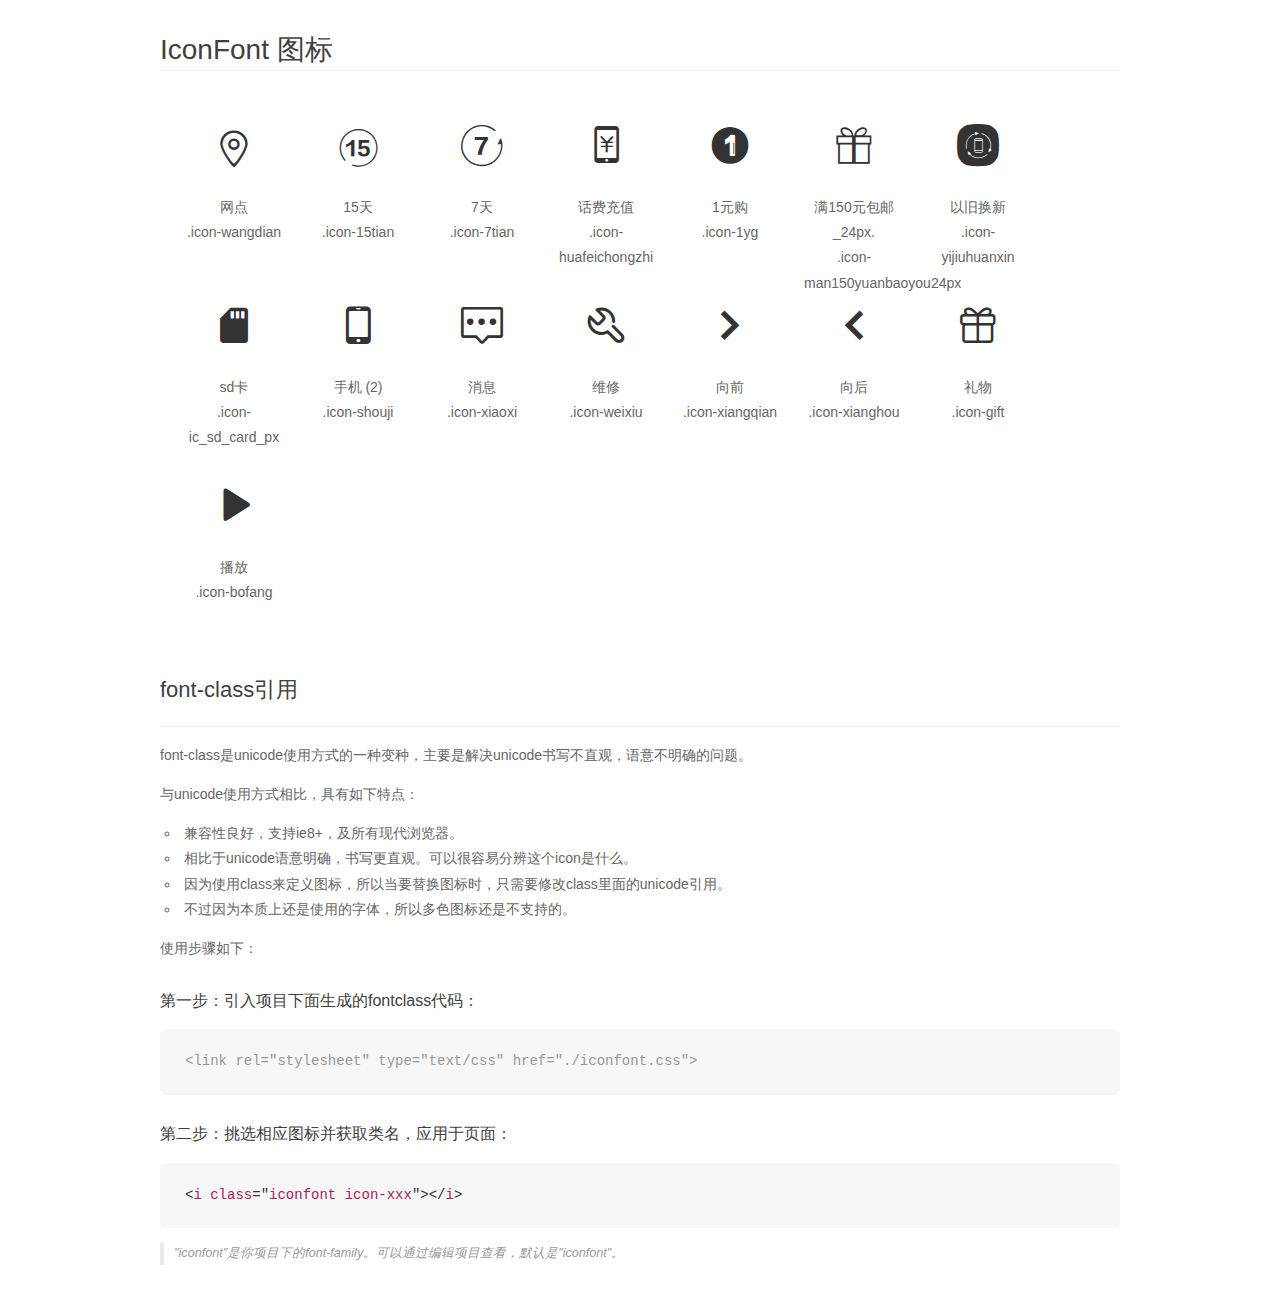
<file: font_7baupqr8v7czncdi/demo_fontclass.html>
<!DOCTYPE html>
<html>
<head>
    <meta charset="utf-8"/>
    <title>IconFont</title>
    <link rel="stylesheet" href="demo.css">
    <link rel="stylesheet" href="iconfont.css">
</head>
<body>
    <div class="main markdown">
        <h1>IconFont 图标</h1>
        <ul class="icon_lists clear">
            
                <li>
                <i class="icon iconfont icon-wangdian"></i>
                    <div class="name">网点</div>
                    <div class="fontclass">.icon-wangdian</div>
                </li>
            
                <li>
                <i class="icon iconfont icon-15tian"></i>
                    <div class="name">15天</div>
                    <div class="fontclass">.icon-15tian</div>
                </li>
            
                <li>
                <i class="icon iconfont icon-7tian"></i>
                    <div class="name">7天</div>
                    <div class="fontclass">.icon-7tian</div>
                </li>
            
                <li>
                <i class="icon iconfont icon-huafeichongzhi"></i>
                    <div class="name">话费充值</div>
                    <div class="fontclass">.icon-huafeichongzhi</div>
                </li>
            
                <li>
                <i class="icon iconfont icon-1yg"></i>
                    <div class="name">1元购</div>
                    <div class="fontclass">.icon-1yg</div>
                </li>
            
                <li>
                <i class="icon iconfont icon-man150yuanbaoyou24px"></i>
                    <div class="name">满150元包邮_24px.</div>
                    <div class="fontclass">.icon-man150yuanbaoyou24px</div>
                </li>
            
                <li>
                <i class="icon iconfont icon-yijiuhuanxin"></i>
                    <div class="name">以旧换新</div>
                    <div class="fontclass">.icon-yijiuhuanxin</div>
                </li>
            
                <li>
                <i class="icon iconfont icon-ic_sd_card_px"></i>
                    <div class="name">sd卡</div>
                    <div class="fontclass">.icon-ic_sd_card_px</div>
                </li>
            
                <li>
                <i class="icon iconfont icon-shouji"></i>
                    <div class="name">手机 (2)</div>
                    <div class="fontclass">.icon-shouji</div>
                </li>
            
                <li>
                <i class="icon iconfont icon-xiaoxi"></i>
                    <div class="name">消息</div>
                    <div class="fontclass">.icon-xiaoxi</div>
                </li>
            
                <li>
                <i class="icon iconfont icon-weixiu"></i>
                    <div class="name">维修</div>
                    <div class="fontclass">.icon-weixiu</div>
                </li>
            
                <li>
                <i class="icon iconfont icon-xiangqian"></i>
                    <div class="name">向前</div>
                    <div class="fontclass">.icon-xiangqian</div>
                </li>
            
                <li>
                <i class="icon iconfont icon-xianghou"></i>
                    <div class="name">向后</div>
                    <div class="fontclass">.icon-xianghou</div>
                </li>
            
                <li>
                <i class="icon iconfont icon-gift"></i>
                    <div class="name">礼物</div>
                    <div class="fontclass">.icon-gift</div>
                </li>
            
                <li>
                <i class="icon iconfont icon-bofang"></i>
                    <div class="name">播放</div>
                    <div class="fontclass">.icon-bofang</div>
                </li>
            
        </ul>

        <h2 id="font-class-">font-class引用</h2>
        <hr>

        <p>font-class是unicode使用方式的一种变种，主要是解决unicode书写不直观，语意不明确的问题。</p>
        <p>与unicode使用方式相比，具有如下特点：</p>
        <ul>
        <li>兼容性良好，支持ie8+，及所有现代浏览器。</li>
        <li>相比于unicode语意明确，书写更直观。可以很容易分辨这个icon是什么。</li>
        <li>因为使用class来定义图标，所以当要替换图标时，只需要修改class里面的unicode引用。</li>
        <li>不过因为本质上还是使用的字体，所以多色图标还是不支持的。</li>
        </ul>
        <p>使用步骤如下：</p>
        <h3 id="-fontclass-">第一步：引入项目下面生成的fontclass代码：</h3>


        <pre><code class="lang-js hljs javascript"><span class="hljs-comment">&lt;link rel="stylesheet" type="text/css" href="./iconfont.css"&gt;</span></code></pre>
        <h3 id="-">第二步：挑选相应图标并获取类名，应用于页面：</h3>
        <pre><code class="lang-css hljs">&lt;<span class="hljs-selector-tag">i</span> <span class="hljs-selector-tag">class</span>="<span class="hljs-selector-tag">iconfont</span> <span class="hljs-selector-tag">icon-xxx</span>"&gt;&lt;/<span class="hljs-selector-tag">i</span>&gt;</code></pre>
        <blockquote>
        <p>"iconfont"是你项目下的font-family。可以通过编辑项目查看，默认是"iconfont"。</p>
        </blockquote>
    </div>
</body>
</html>
</file>
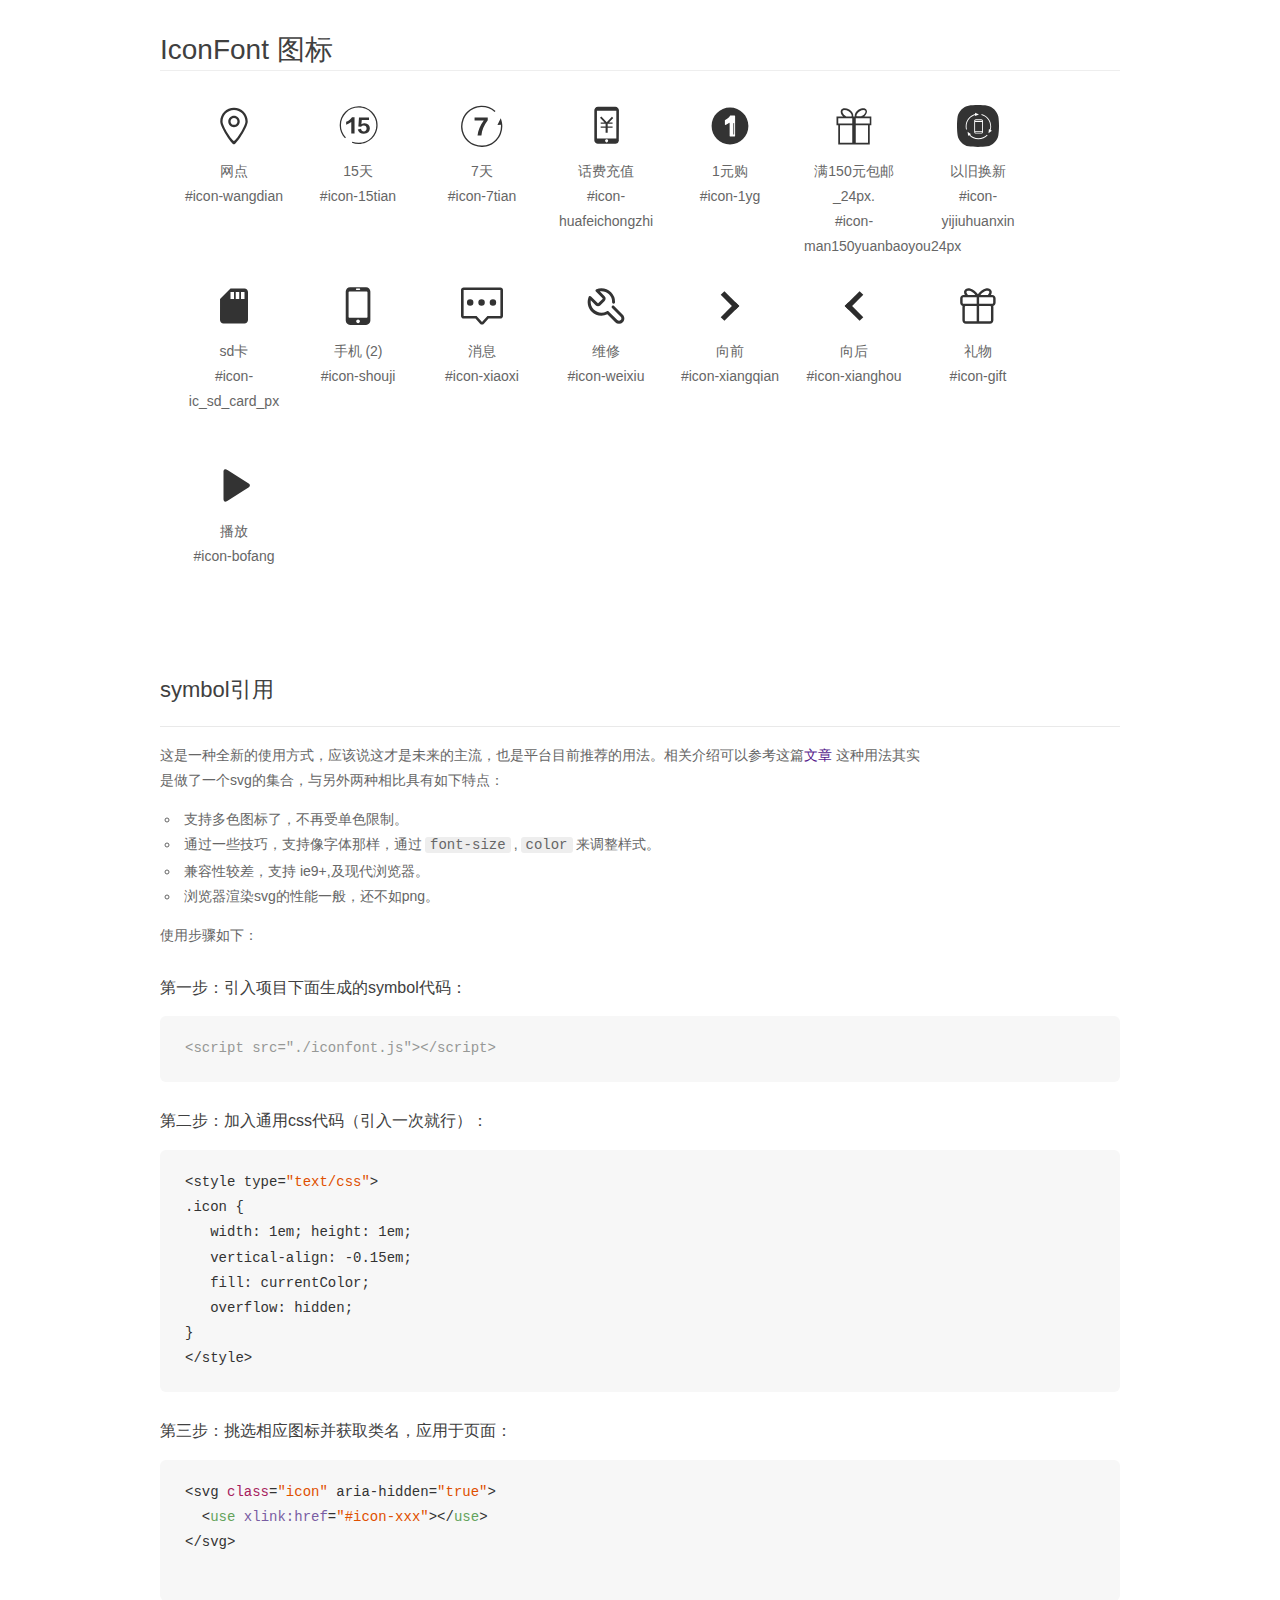
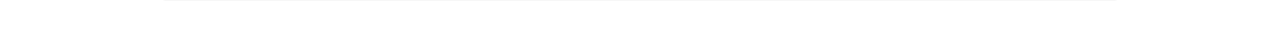
<file: font_7baupqr8v7czncdi/demo_symbol.html>
<!DOCTYPE html>
<html>
<head>
    <meta charset="utf-8"/>
    <title>IconFont</title>
    <link rel="stylesheet" href="demo.css">
    <script src="iconfont.js"></script>

    <style type="text/css">
        .icon {
          /* 通过设置 font-size 来改变图标大小 */
          width: 1em; height: 1em;
          /* 图标和文字相邻时，垂直对齐 */
          vertical-align: -0.15em;
          /* 通过设置 color 来改变 SVG 的颜色/fill */
          fill: currentColor;
          /* path 和 stroke 溢出 viewBox 部分在 IE 下会显示
             normalize.css 中也包含这行 */
          overflow: hidden;
        }

    </style>
</head>
<body>
    <div class="main markdown">
        <h1>IconFont 图标</h1>
        <ul class="icon_lists clear">
            
                <li>
                    <svg class="icon" aria-hidden="true">
                        <use xlink:href="#icon-wangdian"></use>
                    </svg>
                    <div class="name">网点</div>
                    <div class="fontclass">#icon-wangdian</div>
                </li>
            
                <li>
                    <svg class="icon" aria-hidden="true">
                        <use xlink:href="#icon-15tian"></use>
                    </svg>
                    <div class="name">15天</div>
                    <div class="fontclass">#icon-15tian</div>
                </li>
            
                <li>
                    <svg class="icon" aria-hidden="true">
                        <use xlink:href="#icon-7tian"></use>
                    </svg>
                    <div class="name">7天</div>
                    <div class="fontclass">#icon-7tian</div>
                </li>
            
                <li>
                    <svg class="icon" aria-hidden="true">
                        <use xlink:href="#icon-huafeichongzhi"></use>
                    </svg>
                    <div class="name">话费充值</div>
                    <div class="fontclass">#icon-huafeichongzhi</div>
                </li>
            
                <li>
                    <svg class="icon" aria-hidden="true">
                        <use xlink:href="#icon-1yg"></use>
                    </svg>
                    <div class="name">1元购</div>
                    <div class="fontclass">#icon-1yg</div>
                </li>
            
                <li>
                    <svg class="icon" aria-hidden="true">
                        <use xlink:href="#icon-man150yuanbaoyou24px"></use>
                    </svg>
                    <div class="name">满150元包邮_24px.</div>
                    <div class="fontclass">#icon-man150yuanbaoyou24px</div>
                </li>
            
                <li>
                    <svg class="icon" aria-hidden="true">
                        <use xlink:href="#icon-yijiuhuanxin"></use>
                    </svg>
                    <div class="name">以旧换新</div>
                    <div class="fontclass">#icon-yijiuhuanxin</div>
                </li>
            
                <li>
                    <svg class="icon" aria-hidden="true">
                        <use xlink:href="#icon-ic_sd_card_px"></use>
                    </svg>
                    <div class="name">sd卡</div>
                    <div class="fontclass">#icon-ic_sd_card_px</div>
                </li>
            
                <li>
                    <svg class="icon" aria-hidden="true">
                        <use xlink:href="#icon-shouji"></use>
                    </svg>
                    <div class="name">手机 (2)</div>
                    <div class="fontclass">#icon-shouji</div>
                </li>
            
                <li>
                    <svg class="icon" aria-hidden="true">
                        <use xlink:href="#icon-xiaoxi"></use>
                    </svg>
                    <div class="name">消息</div>
                    <div class="fontclass">#icon-xiaoxi</div>
                </li>
            
                <li>
                    <svg class="icon" aria-hidden="true">
                        <use xlink:href="#icon-weixiu"></use>
                    </svg>
                    <div class="name">维修</div>
                    <div class="fontclass">#icon-weixiu</div>
                </li>
            
                <li>
                    <svg class="icon" aria-hidden="true">
                        <use xlink:href="#icon-xiangqian"></use>
                    </svg>
                    <div class="name">向前</div>
                    <div class="fontclass">#icon-xiangqian</div>
                </li>
            
                <li>
                    <svg class="icon" aria-hidden="true">
                        <use xlink:href="#icon-xianghou"></use>
                    </svg>
                    <div class="name">向后</div>
                    <div class="fontclass">#icon-xianghou</div>
                </li>
            
                <li>
                    <svg class="icon" aria-hidden="true">
                        <use xlink:href="#icon-gift"></use>
                    </svg>
                    <div class="name">礼物</div>
                    <div class="fontclass">#icon-gift</div>
                </li>
            
                <li>
                    <svg class="icon" aria-hidden="true">
                        <use xlink:href="#icon-bofang"></use>
                    </svg>
                    <div class="name">播放</div>
                    <div class="fontclass">#icon-bofang</div>
                </li>
            
        </ul>


        <h2 id="symbol-">symbol引用</h2>
        <hr>

        <p>这是一种全新的使用方式，应该说这才是未来的主流，也是平台目前推荐的用法。相关介绍可以参考这篇<a href="">文章</a>
        这种用法其实是做了一个svg的集合，与另外两种相比具有如下特点：</p>
        <ul>
          <li>支持多色图标了，不再受单色限制。</li>
          <li>通过一些技巧，支持像字体那样，通过<code>font-size</code>,<code>color</code>来调整样式。</li>
          <li>兼容性较差，支持 ie9+,及现代浏览器。</li>
          <li>浏览器渲染svg的性能一般，还不如png。</li>
        </ul>
        <p>使用步骤如下：</p>
        <h3 id="-symbol-">第一步：引入项目下面生成的symbol代码：</h3>
        <pre><code class="lang-js hljs javascript"><span class="hljs-comment">&lt;script src="./iconfont.js"&gt;&lt;/script&gt;</span></code></pre>
        <h3 id="-css-">第二步：加入通用css代码（引入一次就行）：</h3>
        <pre><code class="lang-js hljs javascript">&lt;style type=<span class="hljs-string">"text/css"</span>&gt;
.icon {
   width: <span class="hljs-number">1</span>em; height: <span class="hljs-number">1</span>em;
   vertical-align: <span class="hljs-number">-0.15</span>em;
   fill: currentColor;
   overflow: hidden;
}
&lt;<span class="hljs-regexp">/style&gt;</span></code></pre>
        <h3 id="-">第三步：挑选相应图标并获取类名，应用于页面：</h3>
        <pre><code class="lang-js hljs javascript">&lt;svg <span class="hljs-class"><span class="hljs-keyword">class</span></span>=<span class="hljs-string">"icon"</span> aria-hidden=<span class="hljs-string">"true"</span>&gt;<span class="xml"><span class="hljs-tag">
  &lt;<span class="hljs-name">use</span> <span class="hljs-attr">xlink:href</span>=<span class="hljs-string">"#icon-xxx"</span>&gt;</span><span class="hljs-tag">&lt;/<span class="hljs-name">use</span>&gt;</span>
</span>&lt;<span class="hljs-regexp">/svg&gt;
        </span></code></pre>
    </div>
</body>
</html>
</file>
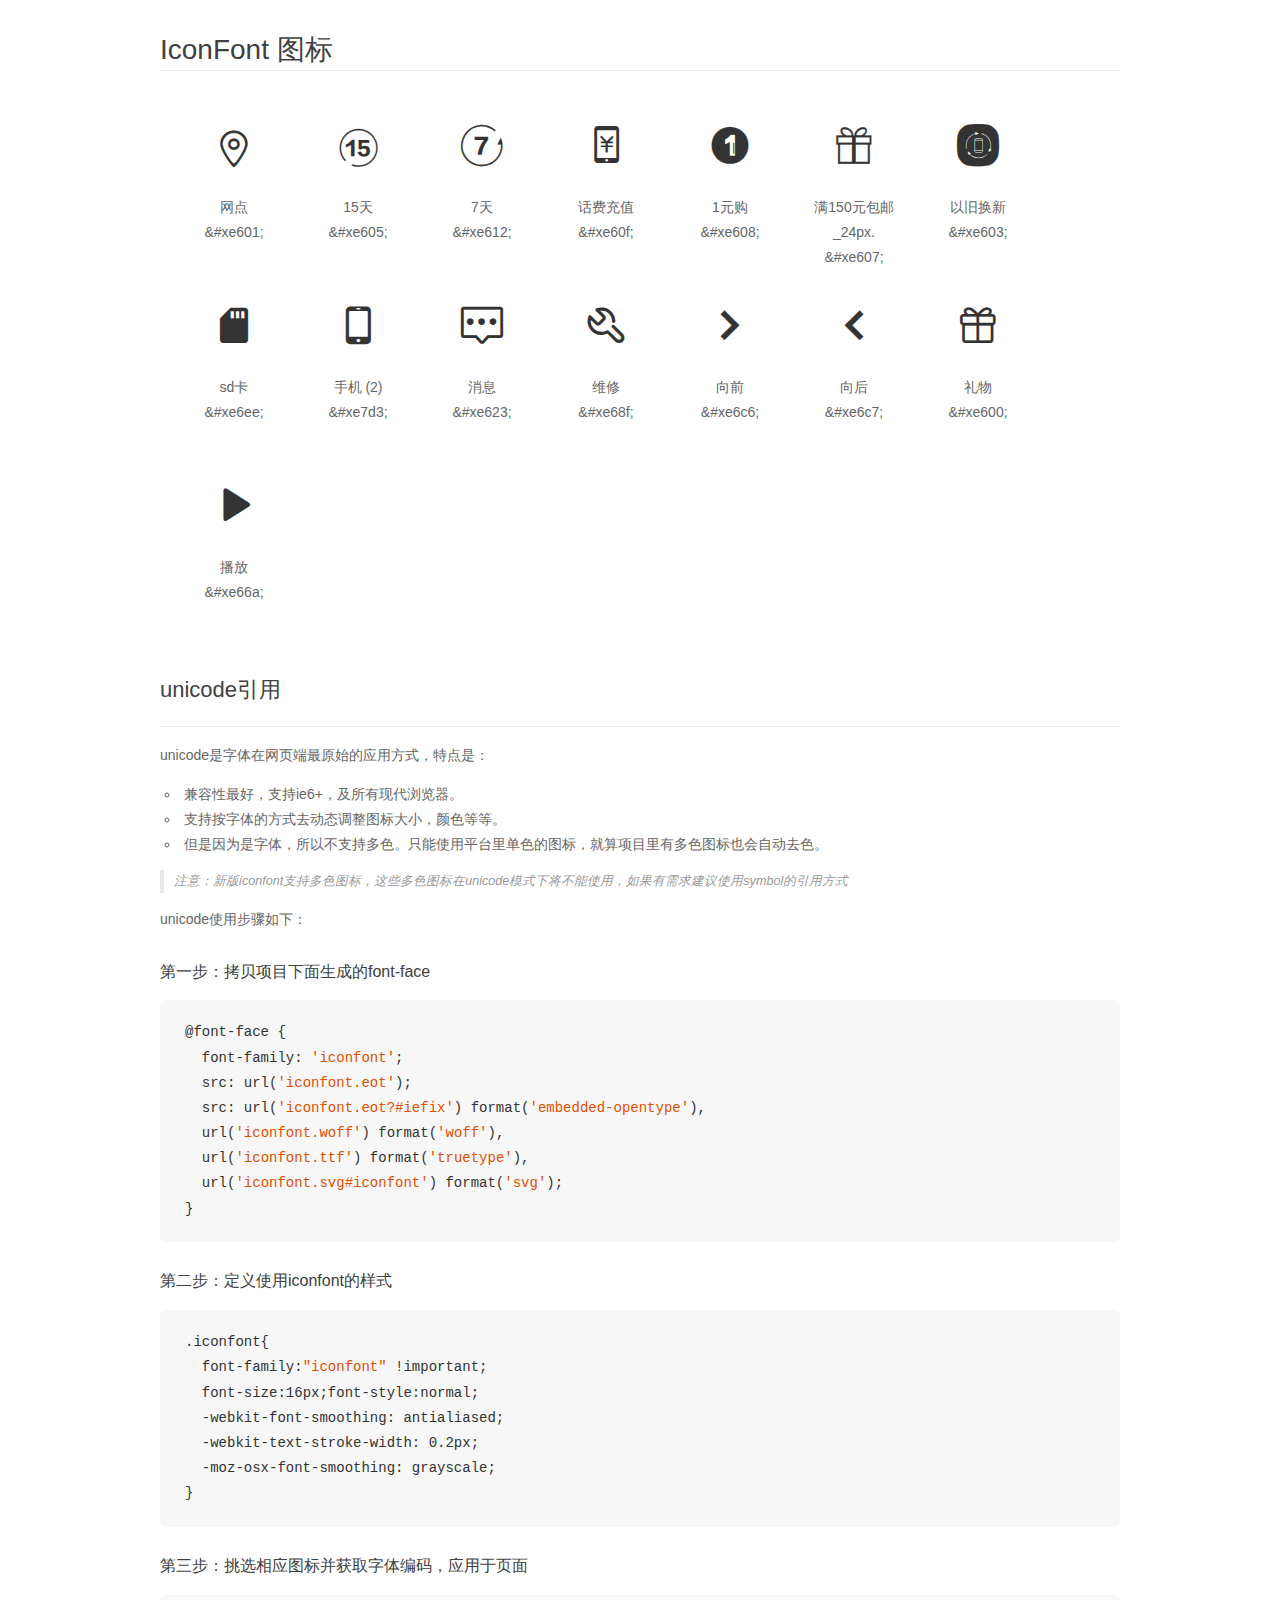
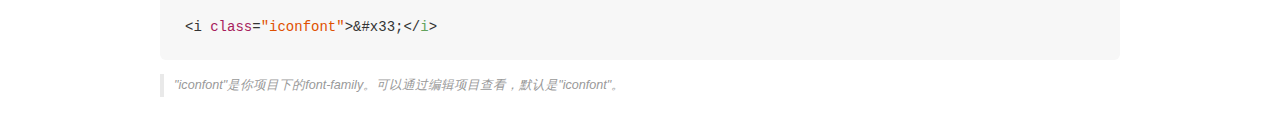
<file: font_7baupqr8v7czncdi/demo_unicode.html>
<!DOCTYPE html>
<html>
<head>
    <meta charset="utf-8"/>
    <title>IconFont</title>
    <link rel="stylesheet" href="demo.css">

    <style type="text/css">

        @font-face {font-family: "iconfont";
          src: url('iconfont.eot'); /* IE9*/
          src: url('iconfont.eot#iefix') format('embedded-opentype'), /* IE6-IE8 */
          url('iconfont.woff') format('woff'), /* chrome, firefox */
          url('iconfont.ttf') format('truetype'), /* chrome, firefox, opera, Safari, Android, iOS 4.2+*/
          url('iconfont.svg#iconfont') format('svg'); /* iOS 4.1- */
        }

        .iconfont {
          font-family:"iconfont" !important;
          font-size:16px;
          font-style:normal;
          -webkit-font-smoothing: antialiased;
          -webkit-text-stroke-width: 0.2px;
          -moz-osx-font-smoothing: grayscale;
        }

    </style>
</head>
<body>
    <div class="main markdown">
        <h1>IconFont 图标</h1>
        <ul class="icon_lists clear">
            
                <li>
                <i class="icon iconfont">&#xe601;</i>
                    <div class="name">网点</div>
                    <div class="code">&amp;#xe601;</div>
                </li>
            
                <li>
                <i class="icon iconfont">&#xe605;</i>
                    <div class="name">15天</div>
                    <div class="code">&amp;#xe605;</div>
                </li>
            
                <li>
                <i class="icon iconfont">&#xe612;</i>
                    <div class="name">7天</div>
                    <div class="code">&amp;#xe612;</div>
                </li>
            
                <li>
                <i class="icon iconfont">&#xe60f;</i>
                    <div class="name">话费充值</div>
                    <div class="code">&amp;#xe60f;</div>
                </li>
            
                <li>
                <i class="icon iconfont">&#xe608;</i>
                    <div class="name">1元购</div>
                    <div class="code">&amp;#xe608;</div>
                </li>
            
                <li>
                <i class="icon iconfont">&#xe607;</i>
                    <div class="name">满150元包邮_24px.</div>
                    <div class="code">&amp;#xe607;</div>
                </li>
            
                <li>
                <i class="icon iconfont">&#xe603;</i>
                    <div class="name">以旧换新</div>
                    <div class="code">&amp;#xe603;</div>
                </li>
            
                <li>
                <i class="icon iconfont">&#xe6ee;</i>
                    <div class="name">sd卡</div>
                    <div class="code">&amp;#xe6ee;</div>
                </li>
            
                <li>
                <i class="icon iconfont">&#xe7d3;</i>
                    <div class="name">手机 (2)</div>
                    <div class="code">&amp;#xe7d3;</div>
                </li>
            
                <li>
                <i class="icon iconfont">&#xe623;</i>
                    <div class="name">消息</div>
                    <div class="code">&amp;#xe623;</div>
                </li>
            
                <li>
                <i class="icon iconfont">&#xe68f;</i>
                    <div class="name">维修</div>
                    <div class="code">&amp;#xe68f;</div>
                </li>
            
                <li>
                <i class="icon iconfont">&#xe6c6;</i>
                    <div class="name">向前</div>
                    <div class="code">&amp;#xe6c6;</div>
                </li>
            
                <li>
                <i class="icon iconfont">&#xe6c7;</i>
                    <div class="name">向后</div>
                    <div class="code">&amp;#xe6c7;</div>
                </li>
            
                <li>
                <i class="icon iconfont">&#xe600;</i>
                    <div class="name">礼物</div>
                    <div class="code">&amp;#xe600;</div>
                </li>
            
                <li>
                <i class="icon iconfont">&#xe66a;</i>
                    <div class="name">播放</div>
                    <div class="code">&amp;#xe66a;</div>
                </li>
            
        </ul>
        <h2 id="unicode-">unicode引用</h2>
        <hr>

        <p>unicode是字体在网页端最原始的应用方式，特点是：</p>
        <ul>
        <li>兼容性最好，支持ie6+，及所有现代浏览器。</li>
        <li>支持按字体的方式去动态调整图标大小，颜色等等。</li>
        <li>但是因为是字体，所以不支持多色。只能使用平台里单色的图标，就算项目里有多色图标也会自动去色。</li>
        </ul>
        <blockquote>
        <p>注意：新版iconfont支持多色图标，这些多色图标在unicode模式下将不能使用，如果有需求建议使用symbol的引用方式</p>
        </blockquote>
        <p>unicode使用步骤如下：</p>
        <h3 id="-font-face">第一步：拷贝项目下面生成的font-face</h3>
        <pre><code class="lang-js hljs javascript">@font-face {
  font-family: <span class="hljs-string">'iconfont'</span>;
  src: url(<span class="hljs-string">'iconfont.eot'</span>);
  src: url(<span class="hljs-string">'iconfont.eot?#iefix'</span>) format(<span class="hljs-string">'embedded-opentype'</span>),
  url(<span class="hljs-string">'iconfont.woff'</span>) format(<span class="hljs-string">'woff'</span>),
  url(<span class="hljs-string">'iconfont.ttf'</span>) format(<span class="hljs-string">'truetype'</span>),
  url(<span class="hljs-string">'iconfont.svg#iconfont'</span>) format(<span class="hljs-string">'svg'</span>);
}
</code></pre>
        <h3 id="-iconfont-">第二步：定义使用iconfont的样式</h3>
        <pre><code class="lang-js hljs javascript">.iconfont{
  font-family:<span class="hljs-string">"iconfont"</span> !important;
  font-size:<span class="hljs-number">16</span>px;font-style:normal;
  -webkit-font-smoothing: antialiased;
  -webkit-text-stroke-width: <span class="hljs-number">0.2</span>px;
  -moz-osx-font-smoothing: grayscale;
}
</code></pre>
        <h3 id="-">第三步：挑选相应图标并获取字体编码，应用于页面</h3>
        <pre><code class="lang-js hljs javascript">&lt;i <span class="hljs-class"><span class="hljs-keyword">class</span></span>=<span class="hljs-string">"iconfont"</span>&gt;&amp;#x33;<span class="xml"><span class="hljs-tag">&lt;/<span class="hljs-name">i</span>&gt;</span></span></code></pre>

        <blockquote>
        <p>"iconfont"是你项目下的font-family。可以通过编辑项目查看，默认是"iconfont"。</p>
        </blockquote>
    </div>


</body>
</html>
</file>
<file: css/index.css>
@charset "utf-8";
body,ul{margin: 0;padding: 0;font-family: "微软雅黑";}
li{list-style: none;}
a{text-decoration: none;cursor: pointer;}
img{border: 0;}
.clear{clear: both;}
/*第一部分*/
.top-banner{width: 100%;background: url(../img/cms_15014999835023_VNjqi.jpg) center no-repeat;}
.top-banner a{display: block;width: 100%;height: 120px;}
/*第二部分*/
.site-topbar{width: 100%;background: #333;color: #b0b0b0;font-size: 12px;}
.site-topbar-sec{width: 1226px;height: 40px;margin: 0 auto;}
.s-t-sec-nav1{float: left;line-height: 40px;}
.s-t-sec-nav1 li,.s-t-sec-nav2 li{float: left;}
.s-t-sec-nav1 li a,.s-t-sec-nav2 li a,.buycar a{color: #B0B0B0;}
.s-t-sec-nav1 li a:hover,.s-t-sec-nav2 li a:hover{color: #FFF;}
.s-t-sec-nav1 li span,.s-t-sec-nav2 li span{margin: 5px;color: #424242;}
.buycar{position:relative;float: right;width: 120px;height: 40px;margin-left: 15px;z-index: 10;}
.s-t-sec-nav2{float: right;line-height: 40px;}
.buycar a{display: block;position: relative;height: 40px;line-height: 40px;text-align: center;background: #424242;}
.buycar a i{display:block;float: left;width: 20px;height: 20px; background: url(../img/buycar1.png) no-repeat;margin: 10px 4px 0 15px;}
.buycar a span{float: left;}
.buycar:hover a{background: #fff;}
.buycar:hover a i{background: url(../img/buycar2.png) no-repeat}
.buycar:hover a span{color: #ff6700;}
.buycar-list{display:none;position: absolute;top: 40px;right: 0;width: 320px;background: #FFF;padding-top: 15px;box-shadow: 0 2px 10px rgba(0,0,0,0.15);}
.buycar-list-one{margin: 5px 20px 20px 20px;padding: 20px 0; text-align: center;}
.buycar:hover .buycar-list{display: block;}
/*第三部分*/
.site-header{position:relative;width: 100%;height: 100px;z-index: 9;}
.site-header-main{width: 1226px;margin: 0 auto;}
.header-logo{float: left;width: 55px;margin-top: 22px;background-color: #ff6700;}
.header-logo a{display: block;width: 55px;height: 55px;overflow: hidden;background: url(../img/mi-logo.png) no-repeat 50% 50%;}
.header-logo h1{text-indent: -9999px;}
.header-cartoon{float: left;margin: 16px 0 0 5px;}
.header-nav{float: left;width: 670px;height: 88px;margin: 12px 0 0 -5px;}
.header-nav-list li{float: left;}
.header-nav-list li .h_n_l_slide{position: absolute;top: 102;left: 0;width: 100%;height: 0px;overflow: hidden;z-index: 10;transition: 0.5s;}
.header-nav-list li .h_n_l_main{width: 100%;height: 230px;background: #fff;border-top: 1px solid #E0E0E0;box-shadow: 0 1px 5px #999;overflow: hidden;z-index: 10;}
.h_n_l_main .h_n_l_main_sec{width: 1226px;margin: 0 auto;background: #fff;}
.h_n_l_main_sec ul li{float: left;position:relative;width: 204px;text-align: center;}
.h_n_l_main_sec ul li p{position: absolute;top: -1px;width: 100%;height: 18px;}
.h_n_l_main_sec ul li p .new{display:inline-block;height:18px;padding: 1px 20px;line-height:18px;border: 1px solid #FF6700;color: #FF6700;font-size: 12px;}
.h_n_l_main_sec ul li .iphone_pic{padding: 0;} 
.h_n_l_main_sec ul li img{display: block;width: 160px;height: 110px;margin: 35px auto 16px;}
.h_n_l_main_sec ul li .h_n_main_sec_name{display:block;padding: 0;font-size: 12px;color: #333;}
.h_n_l_main_sec ul li .price{font-size: 12px;color: #FF6700;}
.h_n_l_main_sec .jiange{position: absolute;width: 1px;height: 100px;top: 40px;right: 0;background: #E0E0E0;}
.header-nav-list li:hover .h_n_l_slide{height: 234px;transition: 0.5s;}
.header-nav-list li .main-title{display:block;padding: 26px 10px 38px;color: #333;}
.header-nav-list li .main-title:hover{color: #ff6700;cursor: pointer;}
.header-search{position:relative;float: right;width: 277px;height: 50px;margin-top: 25px;z-index: 7;}
.header-search .sear-text{position: absolute;top: 0;right: 51px;width: 223px;height: 48px;border: 1px solid #e0e0e0;font-size: 14px;outline: none;line-height: 48px;text-indent: 10px;}
.header-search .sear-click{position: absolute;top: 0;right: 0;width: 52px;height: 52px;border: 1px solid #e0e0e0;background: #FFF;cursor: pointer;}
.header-search .dianshi{position: absolute;top: 18px;left: 45px;padding: 0 5px;background: #eee;color: #757575;font-size: 12px;transition: all .2s;}
.header-search .lijian{position: absolute;top: 18px;left:120px;font-size: 12px;padding: 0 5px;background: #eee;color: #757575;transition: all .2s;}
.header-search .dianshi:hover,.header-search .lijian:hover{color: #fff;background: #ff6700;}
.header-search .sear-pic{position:absolute;top:17px;right:15px;width: 20px;height: 20px;border:none;cursor: pointer;background: url(../img/search.png) no-repeat;}
.header-search .null{position: absolute;top: 0;right: 0;width: 52px;height: 52px;cursor: pointer;}
/*第四部分banner*/
.home-hero{width: 100%;}
.home-hero-container{position:relative;width: 1226px;height: 460px;margin: 0 auto;padding-bottom: 15px;}
.h_h_c_slide1{position: absolute;top:0;left:0;width: 234px;height: 460px;background:black;opacity: .5;filter:alpha(opacity=50);z-index: 8;}
.h_h_c_slide2{position: absolute;top:0;left:0;width: 234px;height: 460px;z-index: 8;}
.h_h_c_slide2 ul{height: 420px;padding: 20px 0;}
.h_h_c_slide2 ul li{width: 234px;height: 42px;line-height: 42px;font-size: 14px;}
.h_h_c_slide2 ul li .a-main{position: relative;display: block;height: 42px;padding-left: 30px;line-height: 42px;color: #fff;}
.h_h_c_slide2 ul li .a-main span{position: absolute;font-size:16px;color: rgba(255,255,255,0.5);top: 0px;right: 20px;}
.h_h_c_slide2 ul li .a-main:hover{background: #ff6700;}
.h_h_c_banner{position: absolute;top: 0;left: 0;}
.h_h_c_banner ul{position: relative;}
.h_h_c_banner ul li{position: absolute;top: 0;left: 0;z-index: 5;display: none;}
.h_h_c_bannerlist{position: absolute;bottom: 20px;right: 20px;z-index: 6;}
.h_h_c_bannerlist ul li{float: left;width: 7px;height:7px;border-radius: 50%;border: 2px solid #999;background: #333333;margin-right: 10px;cursor: pointer;box-shadow: 0 0 5px #B0B0B0;}
.h_h_c_bannerlist ul li:hover{background: #fff;}
.h_h_c_bannerlist ul li.act{background: #fff;}
.h_h_c_leftbtn{position: absolute;width: 41px;height: 69px;top: 50%;left:234px;margin-top: -35px;background: url(../img/icon-slides.png) no-repeat -83px 0;z-index: 6;cursor: pointer;}
.h_h_c_rightbtn{position: absolute;width: 41px;height: 69px;top: 50%;right: 0;margin-top: -35px;background: url(../img/icon-slides.png) no-repeat -125px 0;z-index: 6;cursor: pointer;}
.h_h_c_leftbtn:hover{background: url(../img/icon-slides.png)  no-repeat;}
.h_h_c_rightbtn:hover{background: url(../img/icon-slides.png) no-repeat -43px 0;}
.h_h_c_slide2 ul li .li-main{display:none;position: absolute;left: 234px;top: 0;height: 458px;border: 1px solid #e0e0e0;background: #fff;}
.h_h_c_slide2 ul li .three_ul{width: 795px;}
.h_h_c_slide2 ul li .two_ul{width: 530px;}
.h_h_c_slide2 ul li .four_ul{width: 992px;}
.h_h_c_slide2 ul li .four_ul ul{width: 248px;}
.h_h_c_slide2 ul li .four_ul ul li{width: 248px;}
.li-main ul{float: left;width: 265px;height: 458px;padding: 2px 0;}
.li-main ul li{position:relative;width: 265px;height: 76px;}
.li-main ul li .li-intro{display: block;padding: 18px 20px;line-height: 40px;color: #333;transition: color 0.2s;}
.li-main ul li .li-intro img{margin-right: 12px;vertical-align: middle;}
.li-main ul li .li-intro span:hover{color: #FF6700;}
.li-main ul li .li-buy{display:inline-block;position: absolute;right: 10px;top: 28px;width: 58px;height: 22px;line-height: 22px;border: 1px solid #ff6700;color: #ff6700;background: #fff;text-align: center;cursor: pointer;transition: all .4s;}
.li-main ul li .li-buy:hover{background: #FF6700;color: #fff;}
.h_h_c_slide2 ul li:hover .li-main{display: block;}
.home-hero-bottom{width: 1226px;margin: 0 auto;padding-bottom: 25px;}
.home-hero-bottom .h_h_b-one{float:left;width: 234px;height: 170px;background: #5f5750;}
.home-hero-bottom .h_h_b-two{float: right;width: 992px;height: 170px;}
.h_h_b-two ul li{float: right;width: 316px;height: 170px;margin-left: 14px;transition: .2s linear;}
.h_h_b-two ul li:hover{box-shadow: 0 15px 30px rgba(0,0,0,0.1);}
.h_h_b-two ul li img{display: block;width: 316px;height: 170px;cursor: pointer;}
.home-hero-bottom .h_h_b-one ul{padding: 3px;font-size: 12px;text-align: center;}
.h_h_b-one ul li{float: left;position:relative;width: 70px;height: 82px;padding: 0 3px;}
.h_h_b-one ul li a{display: block;width: 70px;height: 64px;color: rgba(255,255,255,0.7);padding-top:20px;transition: .2s;}
.h_h_b-one ul li a .iconfont{width: 35px;height: 24px;display: block;margin: 0 auto 5px;margin-bottom: 4px; font-size: 24px;line-height: 24px;filter: alpha(opacity=70);opacity: 0.7;transition: .2s;}
.h_h_b-one ul li:hover a{color: rgba(255,255,255,1);}
.h_h_b-one ul li :hover .iconfont{opacity: 1;filter: alpha(opacity=100);}
.h_h_b-one ul li .shu{position: absolute;top: 6px;left: 0;width: 1px;height: 70px;background: #665e57;}
.h_h_b-one ul li .heng{position: absolute;top: -1px;left: 6px;width: 64px;height: 1px;background: #665e57;}
/*明星产品*/
.star-product{width: 1226px;background: #fff;margin: 0 auto;padding-bottom: 40px;}
.star-product h2{float:left;font-size: 22px;width:500px;font-weight: 200;line-height: 58px;color: #333;text-align: left;}
.star-product .right-more{float: right;}
.star-product .icon-normal-left,.star-product .icon-normal-right{float: right;width: 24px;height: 16px;margin-top:24px;padding: 3px 5px;border: 1px solid #e0e0e0;line-height: 16px;text-align: center;color: #e0e0e0;}
.star-product .icon-act{color: #b0b0b0;transition: 0.2s linear;}
.star-product .icon-act:hover{cursor: pointer;color: #FF6700;}
.star-product .star-product-main{width: 1226px;height:340px;overflow: hidden;position: relative;}
.star-product-main .star-product-main-box{width: 20000px;position: absolute;left: 0;transition: 0.5s linear;}
.star-product-main ul li{float: left;height: 300px;width: 234px;margin-right:14px;padding-top: 39px;text-align: center;background: #fafafa;transition: .2s;}
.star-product-main ul li .star-product-main-pic{display: block;margin: 0 auto 20px;}
.star-product-main ul li img{width: 160px;height: 160px;}
.star-product-main ul li .product-name{color: #212121;font-size: 14px;white-space: nowrap;}
.star-product-main ul li .product-name-text{height: 18px;color: #b0b0b0;font-size: 12px;white-space: nowrap;overflow: hidden;margin: 3px 20px 12px;text-overflow: ellipsis;}
.star-product-main ul li .product-price{color: #ff6709;font-size: 14px;}
.border-top-color1{border-top:1px solid #83c44e;}
.border-top-color2{border-top:1px solid #2196f3;}
.border-top-color3{border-top:1px solid #e53935;}
.border-top-color4{border-top:1px solid #00c0a5;}
.border-top-color5{border-top:1px solid #ffac13;}
/*产品分类*/
.product-classify{width: 100%;background: #F5F5F5;padding-top: 60px;padding-bottom: 20px;}
/*家居*/
.product-classify .household{width: 1226px;margin: 0 auto;padding-bottom: 8px;}
.household h2{float:left;font-size: 22px;font-weight: 200;line-height: 58px;color: #333;text-align: left;}
.household-top-right{float: right;}
.household-top-right .household-top-right-a{float: left;margin: 16px 0 0 30px;display: inline-block;padding:2px 0;color: #424242;font-size: 16px;transition: 0.2s;}
.household-top-right .household-top-right-act{color: #FF6700;border-bottom: 2px solid #FF6700;}
.household .household-left{float: left;width: 234px;height: 614px;transition: .2s linear;position: relative;top: 0;}
.household .household-left:hover{box-shadow: 0 15px 30px rgba(0,0,0,0.1);/*transform: translateY(-2px);*/top: -2px;}
.household .household-left a img{display: block;width: 234px;height: 614px;}
.household .household-right{float: left;width: 992px;height: 628px;position: relative;}
.household .household-right ul{position: absolute;top: 0;left: 0;display: none;}
.household .household-right .household-right-block{display: block;}
.household .household-right ul li{position:relative;float:left;top:0;width: 234px;height: 246px;margin-left: 14px;margin-bottom: 14px;padding: 34px 0 20px;background: #fff;text-align: center;transition: all .2s linear;}
.household .household-right ul li .household-right-pic{display: block;margin: 0 auto 18px;}
.household .household-right ul li .household-right-pic img{width: 150px;height: 150px;}
.household .household-right ul li .household-right-name{color: #212121;font-size: 14px;white-space: nowrap;}
.household .household-right ul li .product-name-text{height: 18px;color: #b0b0b0;font-size: 12px;white-space: nowrap;overflow: hidden;margin: 3px 20px 12px;text-overflow: ellipsis;}
.household .household-right ul li .product-price{color: #ff6709;font-size: 14px;}
.household .household-right ul li .new-product{position: absolute;top: 0;left: 0;right: 0;margin:0 auto;display: block;width: 64px;height: 20px;text-align: center;color: #fff;background: rgb(131, 196, 78);line-height: 20px;font-size: 12px;}
.household .household-right ul li .sale{position: absolute;top: 0;left: 0;right: 0;margin:0 auto;display: block;width: 64px;height: 20px;text-align: center;color: #fff;background: rgb(229, 57, 53);line-height: 20px;font-size: 12px;}
.household .household-right ul li .old-price{text-decoration: line-through;font-size: 14px;color: rgb(176, 176, 176);margin-left: 3px;}
.household .household-right ul li:hover{box-shadow: 0 15px 30px rgba(0,0,0,0.1);/*transform: translateY(-2px);*/top: -2px;}
.household .household-right ul li .hidden-text{position: absolute;left: 0;bottom: 0;width: 234px;height: 0;overflow: hidden;background: rgb(255,103,0);transition: all 0.2s linear;}
.household .household-right ul li .hidden-text a{display: block;padding: 8px 30px;text-align: left;}
.household .household-right ul li .hidden-text a .review{display: block;margin-bottom:5px;color: #fff;font-size: 12px;}
.household .household-right ul li .hidden-text a .author{color: rgba(255,255,255,0.6);text-overflow: ellipsis;white-space: nowrap;overflow: hidden;font-size: 12px;}
.household .household-right ul li:hover .hidden-text{height: 76px;}
.household .household-right ul .last-li{position:relative;float:left;width: 234px;height: 93px;margin-left: 14px;margin-bottom: 14px;padding: 50px 0 0 0;text-align:left;background: #fff;transition: all .2s linear;}
.household .household-right ul .last-li img{position: absolute;top: 32px;right: 20px;width: 80px;height: 80px;}
.household .household-right ul .last-li .household-right-name{display:block;font-size: 14px;margin: -10px 110px 5px 30px;color: rgb(51, 51, 51);overflow: hidden;text-overflow: ellipsis;white-space: nowrap;}
.household .household-right ul .last-li .product-price{display:block;font-size: 12px;margin: 0 110px 0px 30px;color:rgb(255,103,0);}
.last-li .household-right-more{display: block;font-size: 18px;color: rgb(51,51,51);margin: -10px 110px 0px 30px;}
.last-li .hot-product{font-size: 12px;color: rgb(117,117,117);margin: 0 110px 0px 30px;}
/*视频*/
.product-classify .mi-video{width: 1226px;margin: 0 auto 46px;}
.video-title h2{float:left;font-size: 22px;font-weight: 200;line-height: 58px;color: #333;text-align: left;}
.video-title a{float: right;font-size: 16px;line-height: 58px;color: #424242;transition: 0.4s linear;}
.video-title a i{width: 12px;height: 12px;padding: 4px;margin-left: 8px;border-radius: 50%;font-size: 12px;background: #b0b0b0;color: #fff;vertical-align: 1px;transition: 0.4s linear;}
.video-title a:hover{color: #FF6700;}
.video-title a:hover i{background: #FF6700;}
.video-content{width: 1226px;margin: 0 auto;}
.video-content ul{width: 1240px;height: 285px;}
.video-content ul .video-item{position: relative;float: left;width: 296px;top:0;height: 285px;margin-bottom: 14px;margin-left: 14px;text-align: center;background: #fff;transition: 0.2s linear;}
.video-content ul .video-item-first{margin-left: 0px;}
.video-item .video-pic{width: 296px;height: 180px;position: relative;margin-bottom: 28px;}
.video-pic a img{display: block;width: 296px;height: 180px;}
.video-pic a .iconfont{display: block;position: absolute;left: 20px;bottom: 10px;width: 32px;height: 20px;border: 2px solid #fff;border-radius: 12px;text-align: center;line-height: 20px;color: #fff;transition: 0.2s linear;}
.video-pic a:hover .iconfont{background: #FF6700;border-color: #FF6700;}
.video-text-a{display:block;font-size: 14px;margin: 0 0 6px 0;color: #333;transition: .2s linear;}
.video-text-a:hover{color: #FF6700;}
.video-text{font-size: 12px;text-align: center;height: 18px;color: #b0b0b0;}
.video-content ul .video-item:hover{/*transform: translateY(-2px);*/top: -2px;box-shadow: 0 15px 30px rgba(0,0,0,0.1);}
/*尾部*/
.bottom{width: 100%;}
.bottom .bottom-top{width: 1226px;margin: 0 auto;padding: 27px 0;border-bottom: 1px solid #e0e0e0;}
.bottom-top ul li{float: left;width: 19.8%;height: 25px;font-size: 16px;line-height: 25px;text-align: center;border-left: 1px solid #e0e0e0;}
.bottom-top ul .bottom-top-one{border-left: none;}
.bottom-top ul li a{color: #616161;transition: 0.2s linear;}
.bottom-top ul li a:hover{color: #ff6700;}
.bottom-top li .iconfont{font-size: 24px;margin-right: 6px;line-height: 24px;vertical-align: -2px;}
.bottom-mid{width: 1226px;margin: 0 auto;padding: 40px 0;}
.bottom-mid .col-links{float:left;width: 160px;height: 112px;}
.bottom-mid .col-links dt{line-height: 1.25;color: #424242;font-size: 14px;margin: 0 0 26px;}
.bottom-mid .col-links dd{margin:10px 0 0;font-size: 12px;}
.bottom-mid .col-links dd a{color: #757575;transition: 0.2s linear;}
.bottom-mid .col-links dd a:hover{color: #FF6700}
.tel-content{float: right;width: 251px;height: 112px;border-left: 1px solid #e0e0e0;color: #616161;text-align: center;}
.tel-content .tel{margin: 0 0 5px;font-size: 22px;color: #FF6700;line-height: 1;}
.tel-content .work-day{margin: 0 0 16px;font-size: 12px;}
.tel-content .kefu{display: block;margin:0 auto;border: 1px solid #FF6700;width: 118px;height: 28px;line-height: 28px;font-size: 12px;text-align: center;color: #FF6700;transition: 0.2s linear;}
.tel-content .kefu i{font-size: 12px;margin-right: 3px;}
.tel-content .kefu:hover{background: #FF6700;color: #fff;}
.bottom-foot{width:1226px;margin: 0 auto;padding: 30px 0;font-size: 12px;background: #fafafa;}
.bottom-foot .bottom-logo{float: left;width: 57px;height: 57px;margin-right: 10px;}
.bottom-foot .bottom-logo img{display:block;width: 57px;height: 57px;}
.bottom-foot .info-text{float: left;color: #b0b0b0;}
.info-text .sites{line-height: 18px;}
.info-text .sites a{color: #757575;}
.info-text .sites a:hover{color: #FF6700;}
.info-text .sites .shu{margin: 0 0 0 5px;padding: 0;line-height: 18px;}
.info-text2{line-height: 18px;}
.info-links{float: right;height: 28px;margin: 4px 0 0 0;}
.info-links a {float: left;}
.info-links a img{width: auto;height: 28px;margin-left: 7px;}
.xiaomi-text{margin: 30px auto 0;width: 267px;height: 19px;text-indent: -9999px;overflow: hidden;background: url(../img/slogan2016.png) no-repeat;}
</file>
<file: font_7baupqr8v7czncdi/iconfont.css>
@font-face {font-family: "iconfont";
  src: url('iconfont.eot?t=1502333502017'); /* IE9*/
  src: url('iconfont.eot?t=1502333502017#iefix') format('embedded-opentype'), /* IE6-IE8 */
  url('iconfont.woff?t=1502333502017') format('woff'), /* chrome, firefox */
  url('iconfont.ttf?t=1502333502017') format('truetype'), /* chrome, firefox, opera, Safari, Android, iOS 4.2+*/
  url('iconfont.svg?t=1502333502017#iconfont') format('svg'); /* iOS 4.1- */
}

.iconfont {
  font-family:"iconfont" !important;
  font-size:16px;
  font-style:normal;
  -webkit-font-smoothing: antialiased;
  -moz-osx-font-smoothing: grayscale;
}

.icon-wangdian:before { content: "\e601"; }

.icon-15tian:before { content: "\e605"; }

.icon-7tian:before { content: "\e612"; }

.icon-huafeichongzhi:before { content: "\e60f"; }

.icon-1yg:before { content: "\e608"; }

.icon-man150yuanbaoyou24px:before { content: "\e607"; }

.icon-yijiuhuanxin:before { content: "\e603"; }

.icon-ic_sd_card_px:before { content: "\e6ee"; }

.icon-shouji:before { content: "\e7d3"; }

.icon-xiaoxi:before { content: "\e623"; }

.icon-weixiu:before { content: "\e68f"; }

.icon-xiangqian:before { content: "\e6c6"; }

.icon-xianghou:before { content: "\e6c7"; }

.icon-gift:before { content: "\e600"; }

.icon-bofang:before { content: "\e66a"; }
</file>
<file: font_7baupqr8v7czncdi/demo.css>
*{margin: 0;padding: 0;list-style: none;}
/*
KISSY CSS Reset
理念：1. reset 的目的不是清除浏览器的默认样式，这仅是部分工作。清除和重置是紧密不可分的。
2. reset 的目的不是让默认样式在所有浏览器下一致，而是减少默认样式有可能带来的问题。
3. reset 期望提供一套普适通用的基础样式。但没有银弹，推荐根据具体需求，裁剪和修改后再使用。
特色：1. 适应中文；2. 基于最新主流浏览器。
维护：玉伯<lifesinger@gmail.com>, 正淳<ragecarrier@gmail.com>
 */

/** 清除内外边距 **/
body, h1, h2, h3, h4, h5, h6, hr, p, blockquote, /* structural elements 结构元素 */
dl, dt, dd, ul, ol, li, /* list elements 列表元素 */
pre, /* text formatting elements 文本格式元素 */
form, fieldset, legend, button, input, textarea, /* form elements 表单元素 */
th, td /* table elements 表格元素 */ {
  margin: 0;
  padding: 0;
}

/** 设置默认字体 **/
body,
button, input, select, textarea /* for ie */ {
  font: 12px/1.5 tahoma, arial, \5b8b\4f53, sans-serif;
}
h1, h2, h3, h4, h5, h6 { font-size: 100%; }
address, cite, dfn, em, var { font-style: normal; } /* 将斜体扶正 */
code, kbd, pre, samp { font-family: courier new, courier, monospace; } /* 统一等宽字体 */
small { font-size: 12px; } /* 小于 12px 的中文很难阅读，让 small 正常化 */

/** 重置列表元素 **/
ul, ol { list-style: none; }

/** 重置文本格式元素 **/
a { text-decoration: none; }
a:hover { text-decoration: underline; }


/** 重置表单元素 **/
legend { color: #000; } /* for ie6 */
fieldset, img { border: 0; } /* img 搭车：让链接里的 img 无边框 */
button, input, select, textarea { font-size: 100%; } /* 使得表单元素在 ie 下能继承字体大小 */
/* 注：optgroup 无法扶正 */

/** 重置表格元素 **/
table { border-collapse: collapse; border-spacing: 0; }

/* 清除浮动 */
.ks-clear:after, .clear:after {
  content: '\20';
  display: block;
  height: 0;
  clear: both;
}
.ks-clear, .clear {
  *zoom: 1;
}

.main {
  padding: 30px 100px;
width: 960px;
margin: 0 auto;
}
.main h1{font-size:36px; color:#333; text-align:left;margin-bottom:30px; border-bottom: 1px solid #eee;}

.helps{margin-top:40px;}
.helps pre{
  padding:20px;
  margin:10px 0;
  border:solid 1px #e7e1cd;
  background-color: #fffdef;
  overflow: auto;
}

.icon_lists{
  width: 100% !important;

}

.icon_lists li{
  float:left;
  width: 100px;
  height:180px;
  text-align: center;
  list-style: none !important;
}
.icon_lists .icon{
  font-size: 42px;
  line-height: 100px;
  margin: 10px 0;
  color:#333;
  -webkit-transition: font-size 0.25s ease-out 0s;
  -moz-transition: font-size 0.25s ease-out 0s;
  transition: font-size 0.25s ease-out 0s;

}
.icon_lists .icon:hover{
  font-size: 100px;
}



.markdown {
  color: #666;
  font-size: 14px;
  line-height: 1.8;
}

.highlight {
  line-height: 1.5;
}

.markdown img {
  vertical-align: middle;
  max-width: 100%;
}

.markdown h1 {
  color: #404040;
  font-weight: 500;
  line-height: 40px;
  margin-bottom: 24px;
}

.markdown h2,
.markdown h3,
.markdown h4,
.markdown h5,
.markdown h6 {
  color: #404040;
  margin: 1.6em 0 0.6em 0;
  font-weight: 500;
  clear: both;
}

.markdown h1 {
  font-size: 28px;
}

.markdown h2 {
  font-size: 22px;
}

.markdown h3 {
  font-size: 16px;
}

.markdown h4 {
  font-size: 14px;
}

.markdown h5 {
  font-size: 12px;
}

.markdown h6 {
  font-size: 12px;
}

.markdown hr {
  height: 1px;
  border: 0;
  background: #e9e9e9;
  margin: 16px 0;
  clear: both;
}

.markdown p,
.markdown pre {
  margin: 1em 0;
}

.markdown > p,
.markdown > blockquote,
.markdown > .highlight,
.markdown > ol,
.markdown > ul {
  width: 80%;
}

.markdown ul > li {
  list-style: circle;
}

.markdown > ul li,
.markdown blockquote ul > li {
  margin-left: 20px;
  padding-left: 4px;
}

.markdown > ul li p,
.markdown > ol li p {
  margin: 0.6em 0;
}

.markdown ol > li {
  list-style: decimal;
}

.markdown > ol li,
.markdown blockquote ol > li {
  margin-left: 20px;
  padding-left: 4px;
}

.markdown code {
  margin: 0 3px;
  padding: 0 5px;
  background: #eee;
  border-radius: 3px;
}

.markdown pre {
  border-radius: 6px;
  background: #f7f7f7;
  padding: 20px;
}

.markdown pre code {
  border: none;
  background: #f7f7f7;
  margin: 0;
}

.markdown strong,
.markdown b {
  font-weight: 600;
}

.markdown > table {
  border-collapse: collapse;
  border-spacing: 0px;
  empty-cells: show;
  border: 1px solid #e9e9e9;
  width: 95%;
  margin-bottom: 24px;
}

.markdown > table th {
  white-space: nowrap;
  color: #333;
  font-weight: 600;

}

.markdown > table th,
.markdown > table td {
  border: 1px solid #e9e9e9;
  padding: 8px 16px;
  text-align: left;
}

.markdown > table th {
  background: #F7F7F7;
}

.markdown blockquote {
  font-size: 90%;
  color: #999;
  border-left: 4px solid #e9e9e9;
  padding-left: 0.8em;
  margin: 1em 0;
  font-style: italic;
}

.markdown blockquote p {
  margin: 0;
}

.markdown .anchor {
  opacity: 0;
  transition: opacity 0.3s ease;
  margin-left: 8px;
}

.markdown .waiting {
  color: #ccc;
}

.markdown h1:hover .anchor,
.markdown h2:hover .anchor,
.markdown h3:hover .anchor,
.markdown h4:hover .anchor,
.markdown h5:hover .anchor,
.markdown h6:hover .anchor {
  opacity: 1;
  display: inline-block;
}

.markdown > br,
.markdown > p > br {
  clear: both;
}


.hljs {
  display: block;
  background: white;
  padding: 0.5em;
  color: #333333;
  overflow-x: auto;
}

.hljs-comment,
.hljs-meta {
  color: #969896;
}

.hljs-string,
.hljs-variable,
.hljs-template-variable,
.hljs-strong,
.hljs-emphasis,
.hljs-quote {
  color: #df5000;
}

.hljs-keyword,
.hljs-selector-tag,
.hljs-type {
  color: #a71d5d;
}

.hljs-literal,
.hljs-symbol,
.hljs-bullet,
.hljs-attribute {
  color: #0086b3;
}

.hljs-section,
.hljs-name {
  color: #63a35c;
}

.hljs-tag {
  color: #333333;
}

.hljs-title,
.hljs-attr,
.hljs-selector-id,
.hljs-selector-class,
.hljs-selector-attr,
.hljs-selector-pseudo {
  color: #795da3;
}

.hljs-addition {
  color: #55a532;
  background-color: #eaffea;
}

.hljs-deletion {
  color: #bd2c00;
  background-color: #ffecec;
}

.hljs-link {
  text-decoration: underline;
}

pre{
  background: #fff;
}
</file>
